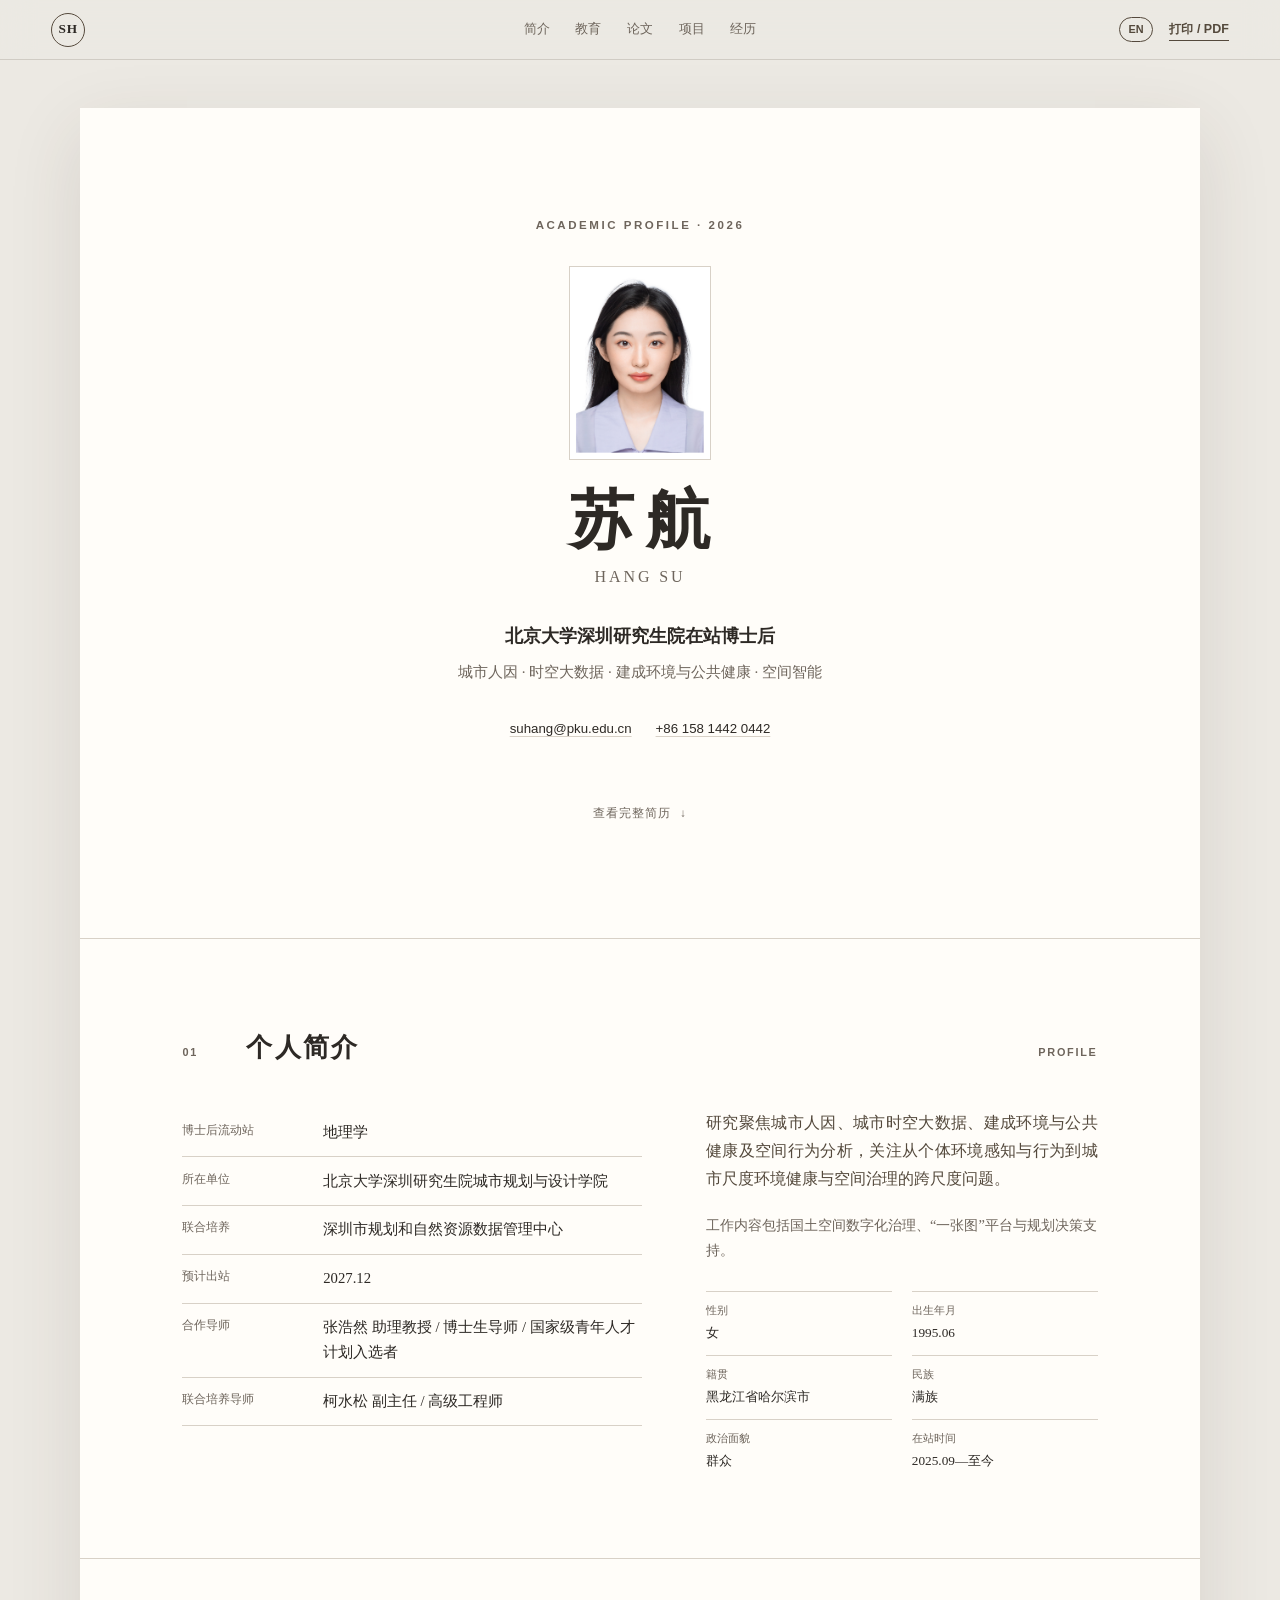
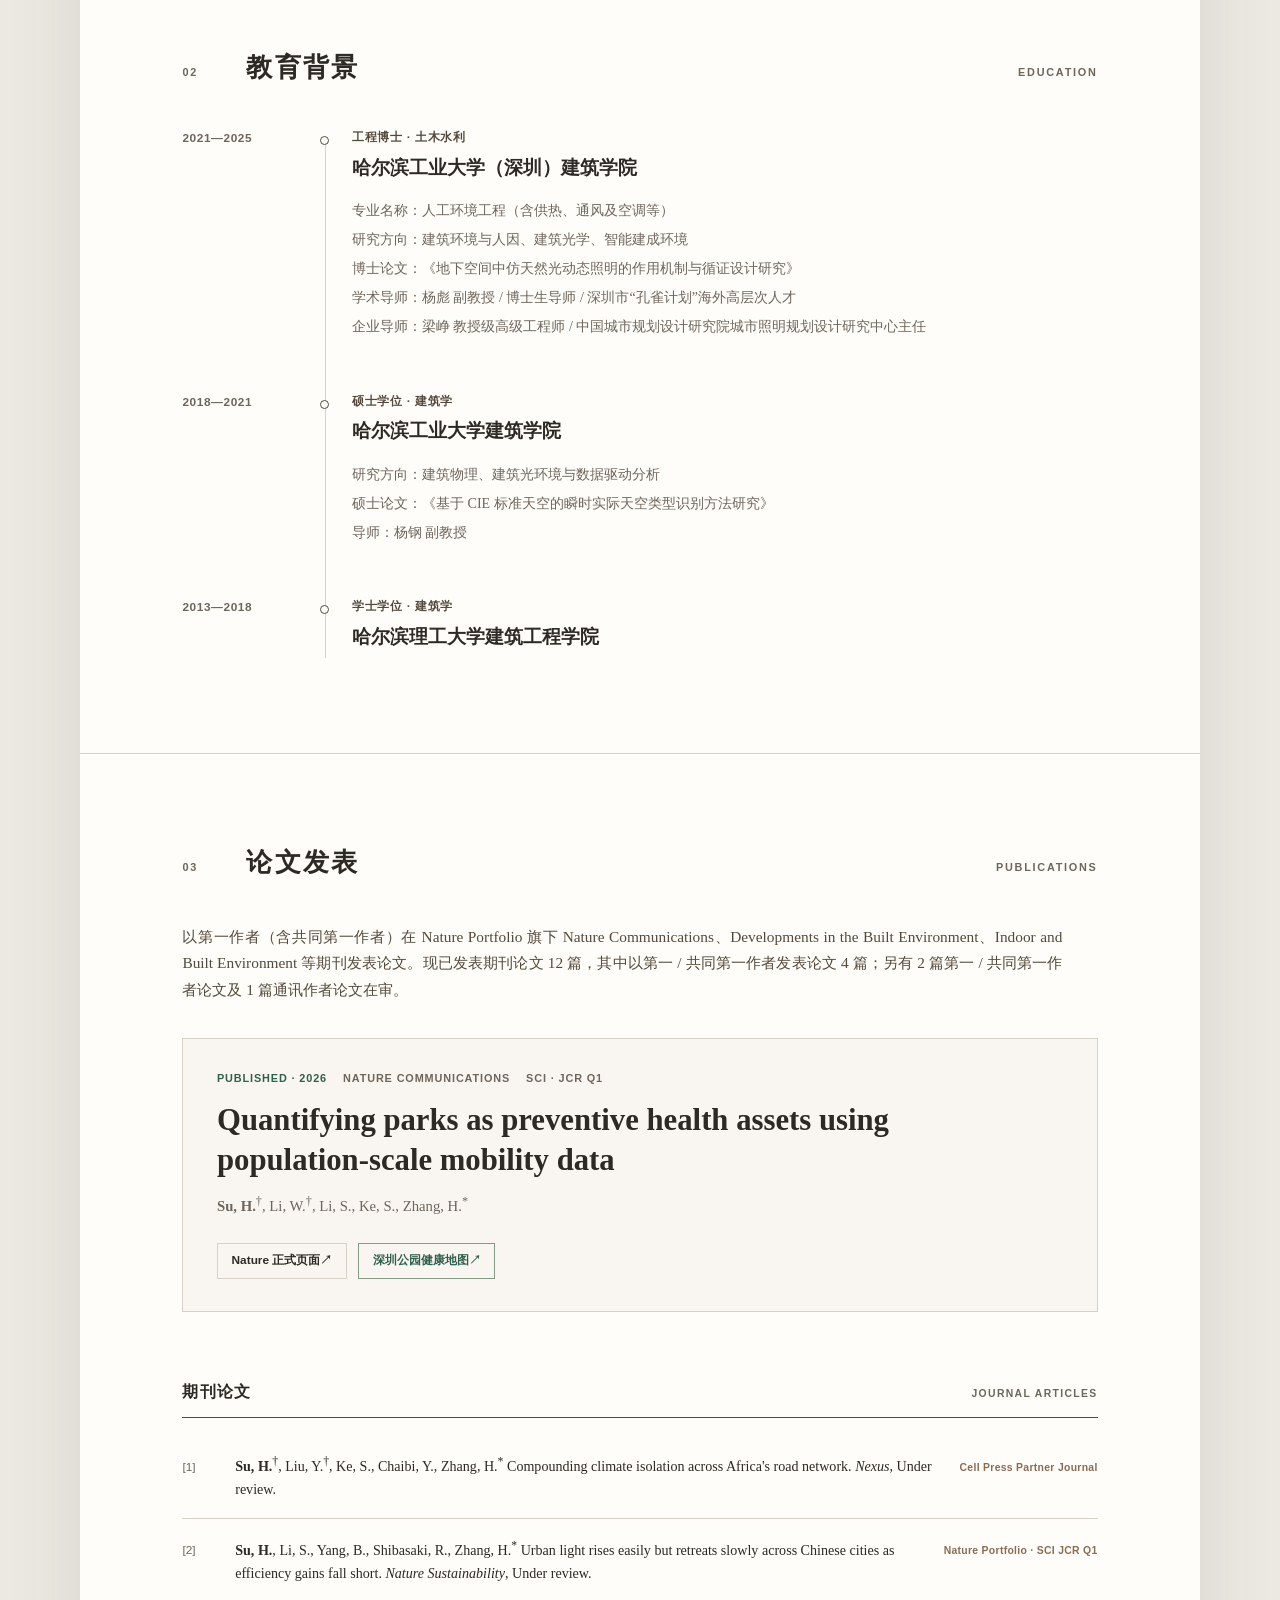
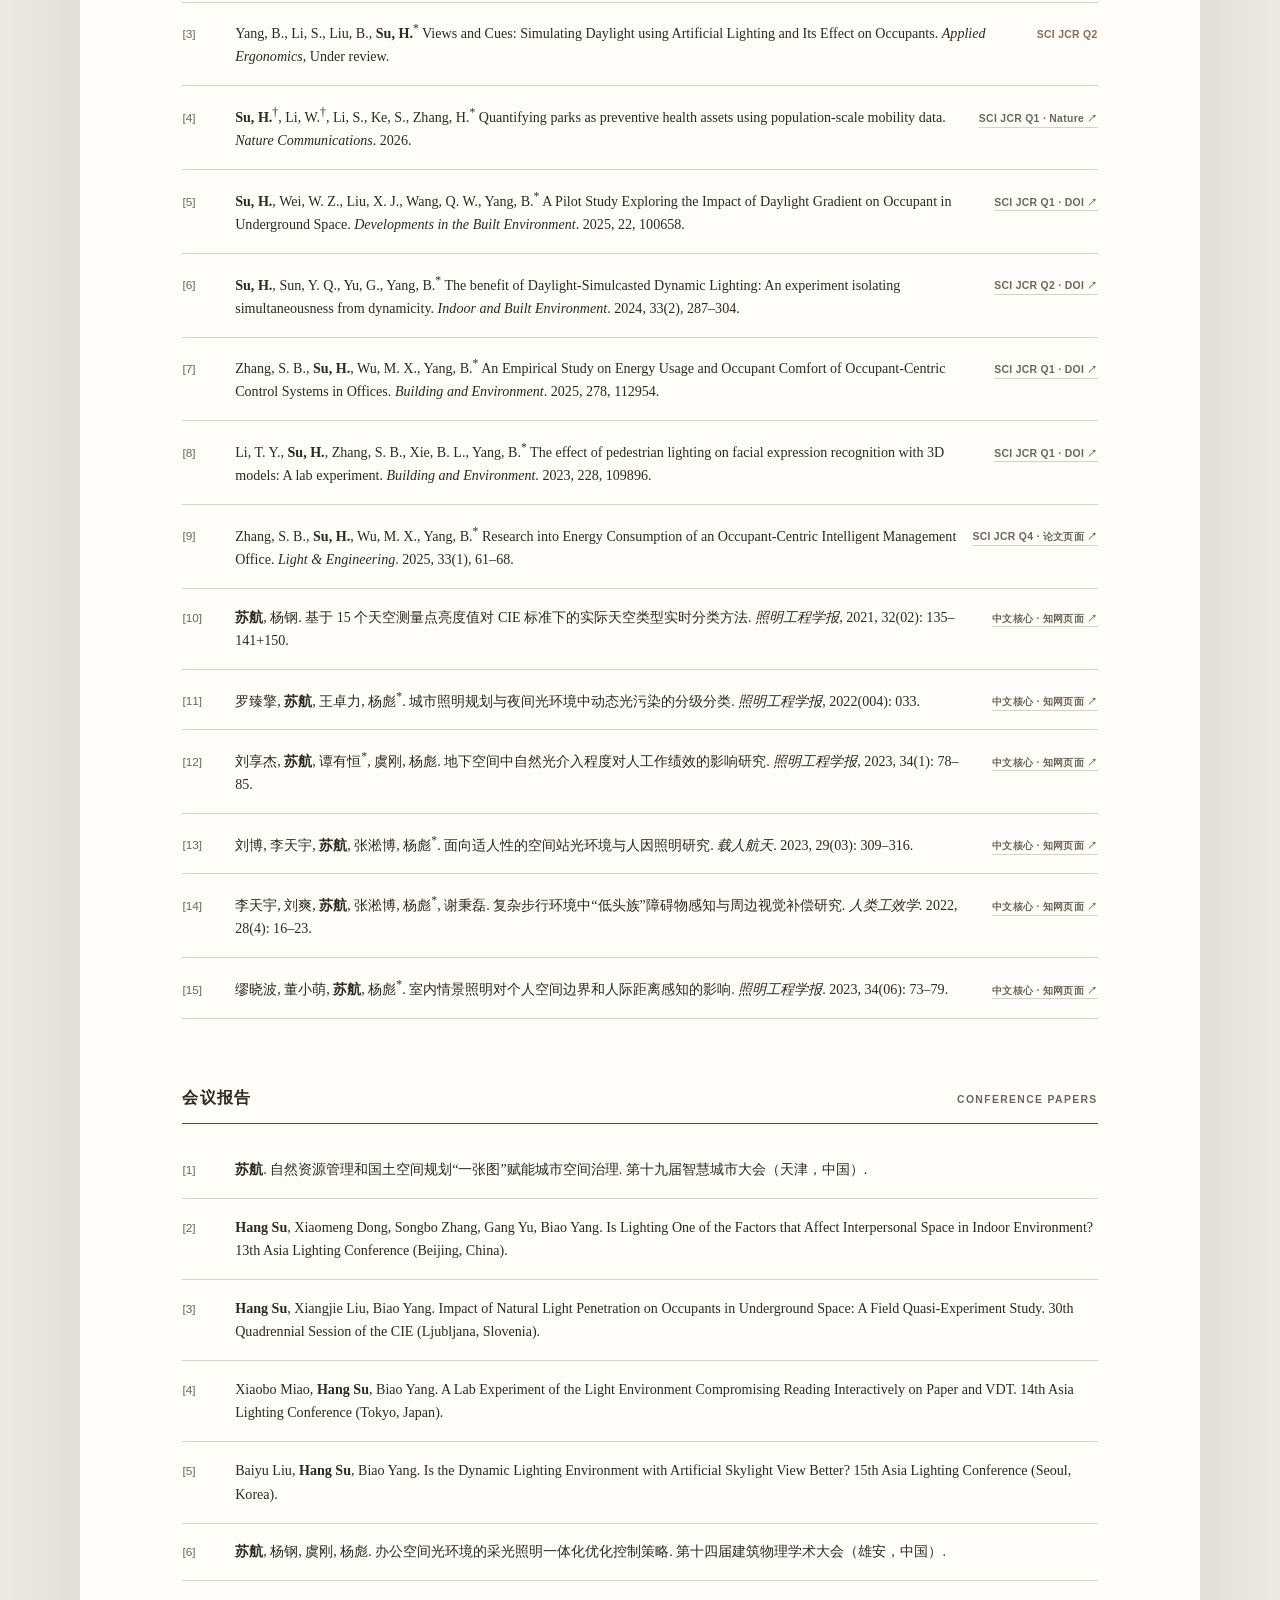
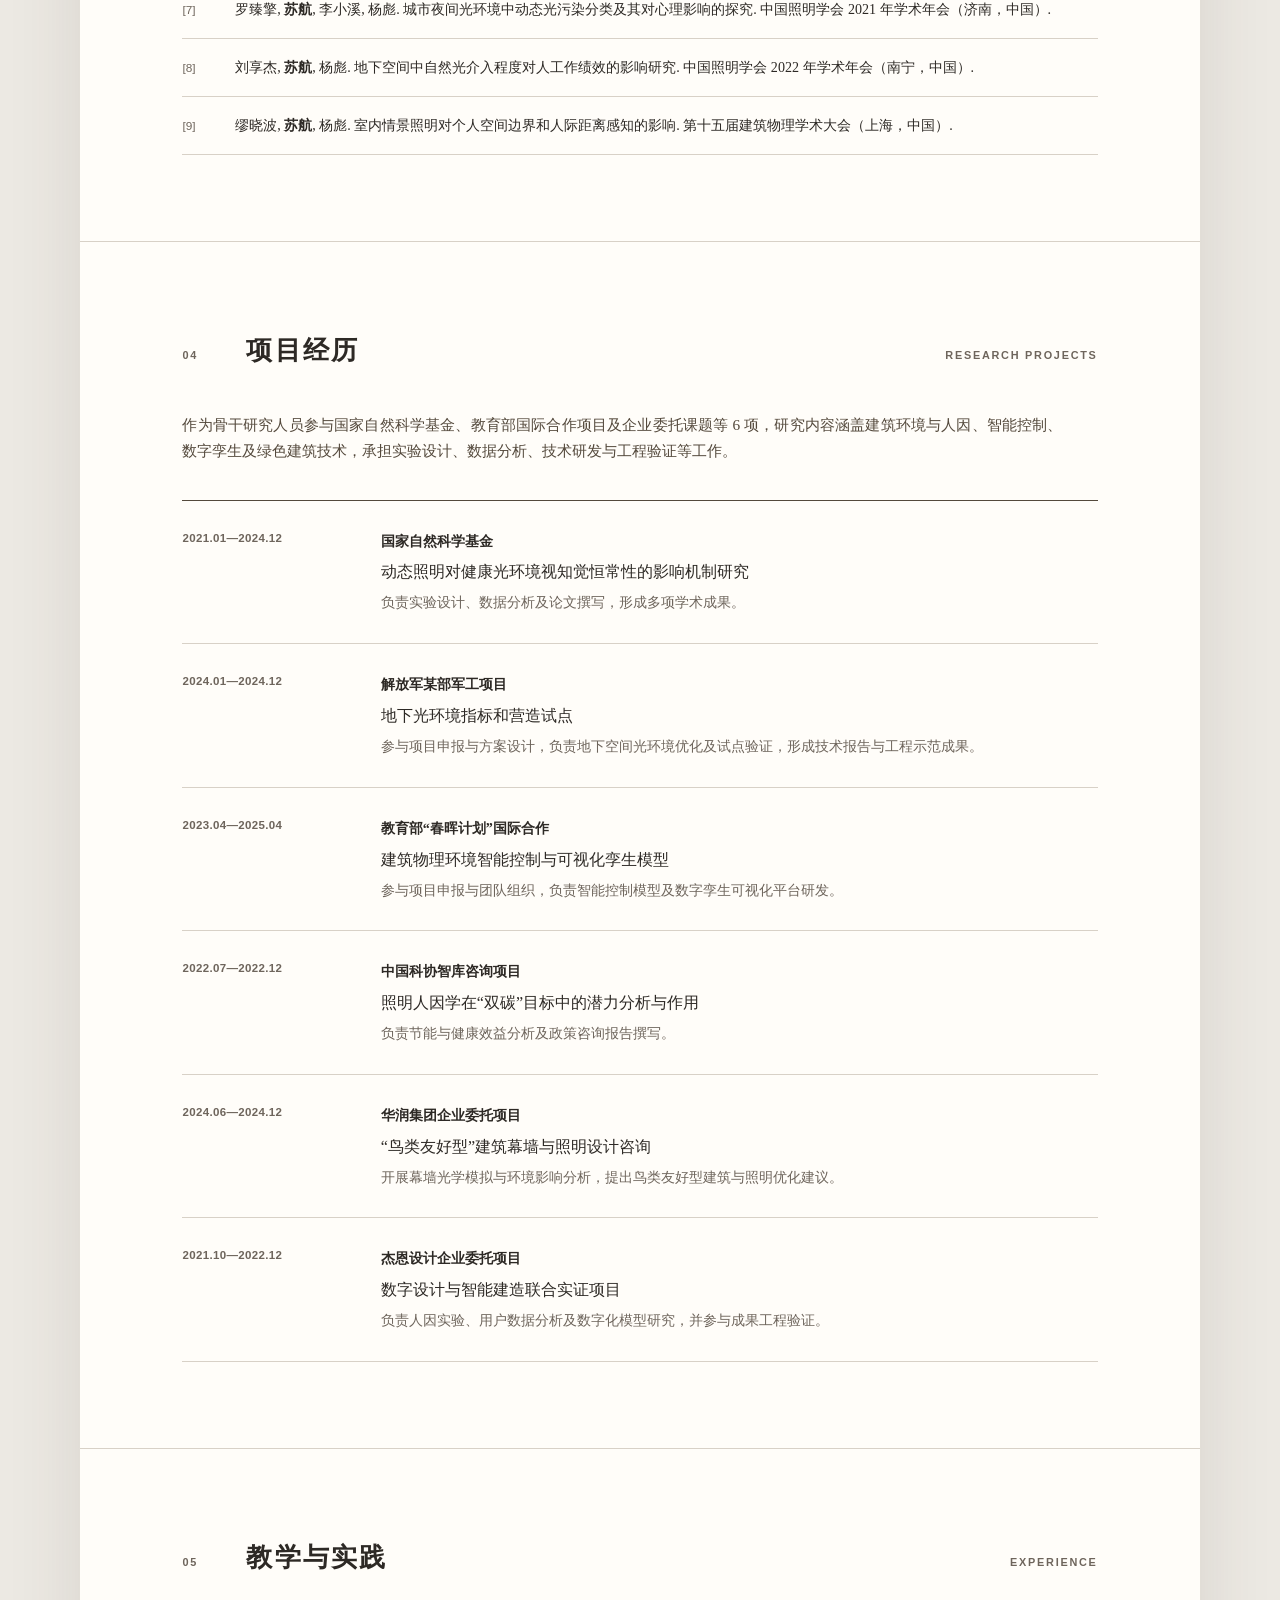
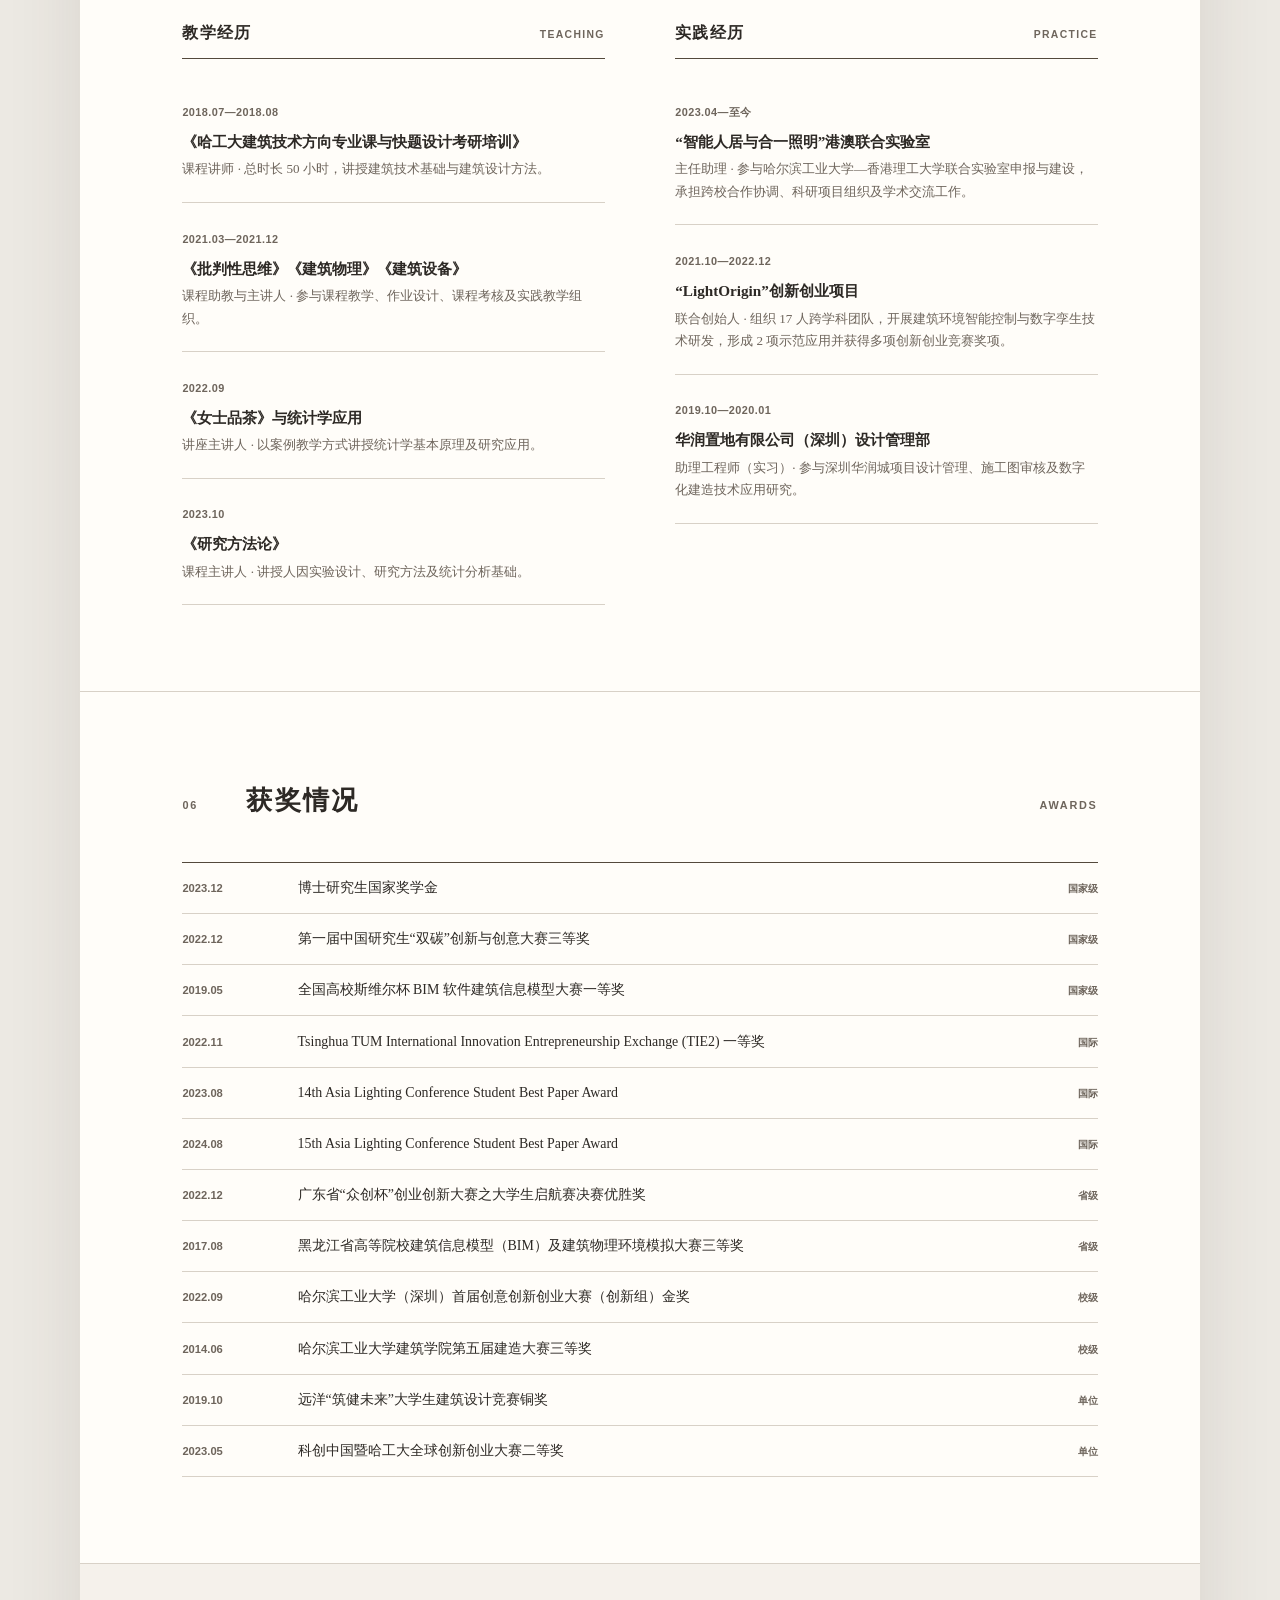
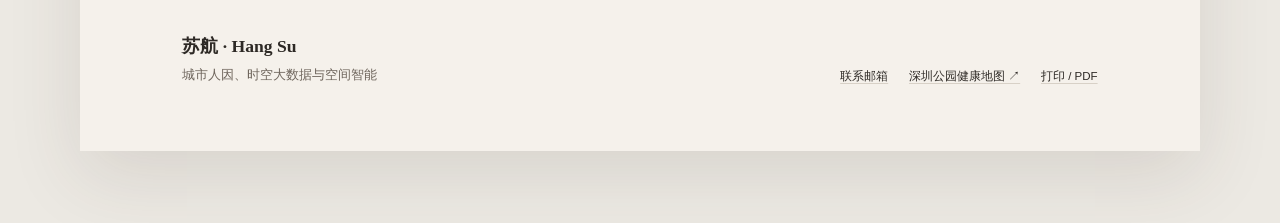
<file: index.html>
<!doctype html>
<html lang="zh-CN">
  <head>
    <meta charset="UTF-8" />
    <meta name="viewport" content="width=device-width, initial-scale=1" />
    <meta name="description" content="苏航的学术个人主页，研究方向包括城市人因、时空大数据、建成环境与公共健康、空间行为分析。" />
    <meta name="theme-color" content="#54493c" />
    <meta property="og:type" content="profile" />
    <meta property="og:url" content="https://suh-studio.github.io/suhang-academic-profile/" />
    <meta property="og:title" content="苏航 · 学术个人主页" />
    <meta property="og:description" content="城市人因 · 时空大数据 · 建成环境与公共健康 · 空间智能" />
    <meta property="og:image" content="https://suh-studio.github.io/suhang-academic-profile/og.png" />
    <meta name="twitter:card" content="summary_large_image" />
    <meta name="twitter:title" content="苏航 · 学术个人主页" />
    <meta name="twitter:description" content="城市人因 · 时空大数据 · 建成环境与公共健康 · 空间智能" />
    <meta name="twitter:image" content="https://suh-studio.github.io/suhang-academic-profile/og.png" />
    <title>苏航 · 学术个人主页</title>
    <link rel="icon" href="avatar.jpg" />
    <link rel="alternate" hreflang="zh-CN" href="index.html" />
    <link rel="alternate" hreflang="en" href="en.html" />
    <link rel="stylesheet" href="styles.css" />
  </head>
  <body>
    <a class="skip-link" href="#main-content">跳至主要内容</a>

    <header class="site-header" aria-label="网站导航">
      <a class="wordmark" href="#top" aria-label="返回首页">SH</a>
      <nav class="top-nav" aria-label="主要导航">
        <a href="#profile">简介</a>
        <a href="#education">教育</a>
        <a href="#publications">论文</a>
        <a href="#projects">项目</a>
        <a href="#experience">经历</a>
      </nav>
      <div class="header-actions">
        <a class="language-switch" href="en.html" lang="en" hreflang="en" aria-label="Switch to English">EN</a>
        <button class="print-button" type="button" data-print>打印 / PDF</button>
      </div>
    </header>

    <main class="resume" id="main-content">
      <section class="hero" id="top" aria-labelledby="name">
        <p class="eyebrow">Academic Profile · 2026</p>
        <img class="portrait" src="avatar.jpg" alt="苏航证件照" width="659" height="899" />
        <h1 id="name">苏航</h1>
        <p class="english-name">Hang Su</p>
        <p class="role">北京大学深圳研究生院在站博士后</p>
        <p class="research-line">城市人因 · 时空大数据 · 建成环境与公共健康 · 空间智能</p>
        <div class="contact-row" aria-label="联系方式">
          <a href="mailto:suhang@pku.edu.cn">suhang@pku.edu.cn</a>
          <a href="tel:+8615814420442">+86 158 1442 0442</a>
        </div>
        <a class="scroll-cue" href="#profile">查看完整简历 <span aria-hidden="true">↓</span></a>
      </section>

      <section class="resume-section" id="profile" aria-labelledby="profile-title">
        <div class="section-heading">
          <p>01</p>
          <h2 id="profile-title">个人简介</h2>
          <span>Profile</span>
        </div>
        <div class="profile-grid">
          <dl class="facts">
            <div><dt>博士后流动站</dt><dd>地理学</dd></div>
            <div><dt>所在单位</dt><dd>北京大学深圳研究生院城市规划与设计学院</dd></div>
            <div><dt>联合培养</dt><dd>深圳市规划和自然资源数据管理中心</dd></div>
            <div><dt>预计出站</dt><dd>2027.12</dd></div>
            <div><dt>合作导师</dt><dd>张浩然 助理教授 / 博士生导师 / 国家级青年人才计划入选者</dd></div>
            <div><dt>联合培养导师</dt><dd>柯水松 副主任 / 高级工程师</dd></div>
          </dl>
          <div class="profile-copy">
            <p class="lead-copy">研究聚焦城市人因、城市时空大数据、建成环境与公共健康及空间行为分析，关注从个体环境感知与行为到城市尺度环境健康与空间治理的跨尺度问题。</p>
            <p>工作内容包括国土空间数字化治理、“一张图”平台与规划决策支持。</p>
            <dl class="personal-facts" aria-label="基本信息">
              <div><dt>性别</dt><dd>女</dd></div>
              <div><dt>出生年月</dt><dd>1995.06</dd></div>
              <div><dt>籍贯</dt><dd>黑龙江省哈尔滨市</dd></div>
              <div><dt>民族</dt><dd>满族</dd></div>
              <div><dt>政治面貌</dt><dd>群众</dd></div>
              <div><dt>在站时间</dt><dd>2025.09—至今</dd></div>
            </dl>
          </div>
        </div>
      </section>

      <section class="resume-section" id="education" aria-labelledby="education-title">
        <div class="section-heading">
          <p>02</p>
          <h2 id="education-title">教育背景</h2>
          <span>Education</span>
        </div>
        <div class="timeline">
          <article class="timeline-item">
            <time>2021—2025</time>
            <div>
              <p class="degree">工程博士 · 土木水利</p>
              <h3>哈尔滨工业大学（深圳）建筑学院</h3>
              <p>专业名称：人工环境工程（含供热、通风及空调等）</p>
              <p>研究方向：建筑环境与人因、建筑光学、智能建成环境</p>
              <p>博士论文：《地下空间中仿天然光动态照明的作用机制与循证设计研究》</p>
              <p>学术导师：杨彪 副教授 / 博士生导师 / 深圳市“孔雀计划”海外高层次人才</p>
              <p>企业导师：梁峥 教授级高级工程师 / 中国城市规划设计研究院城市照明规划设计研究中心主任</p>
            </div>
          </article>
          <article class="timeline-item">
            <time>2018—2021</time>
            <div>
              <p class="degree">硕士学位 · 建筑学</p>
              <h3>哈尔滨工业大学建筑学院</h3>
              <p>研究方向：建筑物理、建筑光环境与数据驱动分析</p>
              <p>硕士论文：《基于 CIE 标准天空的瞬时实际天空类型识别方法研究》</p>
              <p>导师：杨钢 副教授</p>
            </div>
          </article>
          <article class="timeline-item">
            <time>2013—2018</time>
            <div>
              <p class="degree">学士学位 · 建筑学</p>
              <h3>哈尔滨理工大学建筑工程学院</h3>
            </div>
          </article>
        </div>
      </section>

      <section class="resume-section featured-section" id="publications" aria-labelledby="publications-title">
        <div class="section-heading">
          <p>03</p>
          <h2 id="publications-title">论文发表</h2>
          <span>Publications</span>
        </div>
        <p class="section-intro">以第一作者（含共同第一作者）在 Nature Portfolio 旗下 Nature Communications、Developments in the Built Environment、Indoor and Built Environment 等期刊发表论文。现已发表期刊论文 12 篇，其中以第一 / 共同第一作者发表论文 4 篇；另有 2 篇第一 / 共同第一作者论文及 1 篇通讯作者论文在审。</p>

        <article class="featured-paper">
          <div class="paper-meta">
            <span class="status">Published · 2026</span>
            <span>Nature Communications</span>
            <span>SCI · JCR Q1</span>
          </div>
          <h3>Quantifying parks as preventive health assets using population-scale mobility data</h3>
          <p><strong>Su, H.</strong><sup>†</sup>, Li, W.<sup>†</sup>, Li, S., Ke, S., Zhang, H.<sup>*</sup></p>
          <div class="paper-links">
            <a class="paper-link" href="https://www.nature.com/articles/s41467-026-78106-7" target="_blank" rel="noopener noreferrer" aria-label="打开 Nature Communications 论文正式页面">Nature 正式页面 <span aria-hidden="true">↗</span></a>
            <a class="paper-link tool-link" href="https://shenzhen-parks-health-map.sh642167141.chatgpt.site/?v=16" target="_blank" rel="noreferrer">深圳公园健康地图 <span aria-hidden="true">↗</span></a>
          </div>
        </article>

        <div class="subsection-heading">
          <h3>期刊论文</h3>
          <span>Journal Articles</span>
        </div>
        <ol class="publication-list">
          <li class="under-review"><p><strong>Su, H.</strong><sup>†</sup>, Liu, Y.<sup>†</sup>, Ke, S., Chaibi, Y., Zhang, H.<sup>*</sup> Compounding climate isolation across Africa's road network. <em>Nexus</em>, Under review.</p><span>Cell Press Partner Journal</span></li>
          <li class="under-review"><p><strong>Su, H.</strong>, Li, S., Yang, B., Shibasaki, R., Zhang, H.<sup>*</sup> Urban light rises easily but retreats slowly across Chinese cities as efficiency gains fall short. <em>Nature Sustainability</em>, Under review.</p><span>Nature Portfolio · SCI JCR Q1</span></li>
          <li class="under-review"><p>Yang, B., Li, S., Liu, B., <strong>Su, H.</strong><sup>*</sup> Views and Cues: Simulating Daylight using Artificial Lighting and Its Effect on Occupants. <em>Applied Ergonomics</em>, Under review.</p><span>SCI JCR Q2</span></li>
          <li><p><strong>Su, H.</strong><sup>†</sup>, Li, W.<sup>†</sup>, Li, S., Ke, S., Zhang, H.<sup>*</sup> Quantifying parks as preventive health assets using population-scale mobility data. <em>Nature Communications</em>. 2026.</p><a href="https://www.nature.com/articles/s41467-026-78106-7" target="_blank" rel="noopener noreferrer" aria-label="打开论文 Quantifying parks as preventive health assets using population-scale mobility data">SCI JCR Q1 · Nature ↗</a></li>
          <li><p><strong>Su, H.</strong>, Wei, W. Z., Liu, X. J., Wang, Q. W., Yang, B.<sup>*</sup> A Pilot Study Exploring the Impact of Daylight Gradient on Occupant in Underground Space. <em>Developments in the Built Environment</em>. 2025, 22, 100658.</p><a href="https://doi.org/10.1016/j.dibe.2025.100658" target="_blank" rel="noreferrer" aria-label="打开论文 A Pilot Study Exploring the Impact of Daylight Gradient on Occupant in Underground Space">SCI JCR Q1 · DOI ↗</a></li>
          <li><p><strong>Su, H.</strong>, Sun, Y. Q., Yu, G., Yang, B.<sup>*</sup> The benefit of Daylight-Simulcasted Dynamic Lighting: An experiment isolating simultaneousness from dynamicity. <em>Indoor and Built Environment</em>. 2024, 33(2), 287–304.</p><a href="https://doi.org/10.1177/1420326X231196218" target="_blank" rel="noreferrer" aria-label="打开论文 The benefit of Daylight-Simulcasted Dynamic Lighting">SCI JCR Q2 · DOI ↗</a></li>
          <li><p>Zhang, S. B., <strong>Su, H.</strong>, Wu, M. X., Yang, B.<sup>*</sup> An Empirical Study on Energy Usage and Occupant Comfort of Occupant-Centric Control Systems in Offices. <em>Building and Environment</em>. 2025, 278, 112954.</p><a href="https://doi.org/10.1016/j.buildenv.2025.112954" target="_blank" rel="noreferrer" aria-label="打开论文 An Empirical Study on Energy Usage and Occupant Comfort of Occupant-Centric Control Systems in Offices">SCI JCR Q1 · DOI ↗</a></li>
          <li><p>Li, T. Y., <strong>Su, H.</strong>, Zhang, S. B., Xie, B. L., Yang, B.<sup>*</sup> The effect of pedestrian lighting on facial expression recognition with 3D models: A lab experiment. <em>Building and Environment</em>. 2023, 228, 109896.</p><a href="https://doi.org/10.1016/j.buildenv.2022.109896" target="_blank" rel="noreferrer" aria-label="打开论文 The effect of pedestrian lighting on facial expression recognition with 3D models">SCI JCR Q1 · DOI ↗</a></li>
          <li><p>Zhang, S. B., <strong>Su, H.</strong>, Wu, M. X., Yang, B.<sup>*</sup> Research into Energy Consumption of an Occupant-Centric Intelligent Management Office. <em>Light &amp; Engineering</em>. 2025, 33(1), 61–68.</p><a href="https://l-e-journal.com/en/journals/light-engineering-33-1-2025/research-into-energy-consumption-of-an-occupant-centric-intelligent-management-office-l-e-vol-33-no-/" target="_blank" rel="noreferrer" aria-label="打开论文 Research into Energy Consumption of an Occupant-Centric Intelligent Management Office">SCI JCR Q4 · 论文页面 ↗</a></li>
          <li><p><strong>苏航</strong>, 杨钢. 基于 15 个天空测量点亮度值对 CIE 标准下的实际天空类型实时分类方法. <em>照明工程学报</em>, 2021, 32(02): 135–141+150.</p><a href="https://kns.cnki.net/kcms2/article/abstract?v=VNVtbp4NFXfurnIne7423H5OI9zQAic59F0bE7IqO9NA9csRr6Xll3vAv16Bi0kbunoqWrvvGq1AOeaiAF52XcqZBQmWZb44pz3RwEy-35OFzFbTqtSgRL8VNaGqtA_H2kGLTipWjhd4Tt7ALUxBxCAcvwdeYyjddX-g5DX4a2Af0SNrqcgfAg==" target="_blank" rel="noopener noreferrer">中文核心 · 知网页面 ↗</a></li>
          <li><p>罗臻擎, <strong>苏航</strong>, 王卓力, 杨彪<sup>*</sup>. 城市照明规划与夜间光环境中动态光污染的分级分类. <em>照明工程学报</em>, 2022(004): 033.</p><a href="https://kns.cnki.net/kcms2/article/abstract?v=VNVtbp4NFXfr4fOHbGXUE-zMTnL0_PGDNChBV9jMn8muOqkfnbLgGOPl9nMyND7-KItYrgikcuiXmASmdh1VCzzIGfV5udUpENhQzuCAvT_OvL6wODGk3peEpRyp6F2O1rJnAb_CfVIKn89CzNS6eJ0ND_NC-rfvuBu7awD9iuJ7q1yUCKlgsw==" target="_blank" rel="noopener noreferrer">中文核心 · 知网页面 ↗</a></li>
          <li><p>刘享杰, <strong>苏航</strong>, 谭有恒<sup>*</sup>, 虞刚, 杨彪. 地下空间中自然光介入程度对人工作绩效的影响研究. <em>照明工程学报</em>, 2023, 34(1): 78–85.</p><a href="https://kns.cnki.net/kcms2/article/abstract?v=VNVtbp4NFXdrKNBfHUB5RJ08Do35OtJjjSDA8GTxW3Bx6Ewfqty0XTMDSON48NGnFdRqpDKlVfLhesOGyZJSZKVqVGPB9UxqLaPVUkh67G2-yn4ySIi5BBEPpfl9C0Damz4sgrWhmB7JpnoWtqR9yK__POyPr_0sgxgET6HqZJWVPHpG9106qA==" target="_blank" rel="noopener noreferrer">中文核心 · 知网页面 ↗</a></li>
          <li><p>刘博, 李天宇, <strong>苏航</strong>, 张淞博, 杨彪<sup>*</sup>. 面向适人性的空间站光环境与人因照明研究. <em>载人航天</em>. 2023, 29(03): 309–316.</p><a href="https://kns.cnki.net/kcms2/article/abstract?v=VNVtbp4NFXdN-BiWEH7d4cWfCyIo13e9hZaFNYcULD6Hwx84VYsOGtUBELNZNqeK5ECfXvFIZxI5bja6GFCSQkgMBltUpHrdMcjd09xSrSeg-II0pQIC5aOef40Xul3hdv1RCYLafZZus8PBHS0lmw8jIMKecJx97JRtjBJ8JCas0TB2L5arTg==" target="_blank" rel="noopener noreferrer">中文核心 · 知网页面 ↗</a></li>
          <li><p>李天宇, 刘爽, <strong>苏航</strong>, 张淞博, 杨彪<sup>*</sup>, 谢秉磊. 复杂步行环境中“低头族”障碍物感知与周边视觉补偿研究. <em>人类工效学</em>. 2022, 28(4): 16–23.</p><a href="https://kns.cnki.net/kcms2/article/abstract?v=VNVtbp4NFXfmydnyLj5IcsSSqhGi1QIcYWcb0F1O-6-qXykd2ZlcVRjNHTEtUVWp1l-FF8xeMB0_hou8rLTT-AyG5hA3yDfKB_SM4vTWkcg_5OTxnJ4LAqpLGNp8nEJ7Mac9sP4C_Eeqgge1KsqD5U83IwOxzTxA5jOmnRq8mWShq4iDnO2tYQ==" target="_blank" rel="noopener noreferrer">中文核心 · 知网页面 ↗</a></li>
          <li><p>缪晓波, 董小萌, <strong>苏航</strong>, 杨彪<sup>*</sup>. 室内情景照明对个人空间边界和人际距离感知的影响. <em>照明工程学报</em>. 2023, 34(06): 73–79.</p><a href="https://kns.cnki.net/kcms2/article/abstract?v=VNVtbp4NFXf3hC8ZVsqSzTwZswxgdEh5EsIYyjipLEKesmQN6jOApqXuOxR2EsY09nNX4BzGL44guPXQIx3kdn-ncbWDe698e96osIXWZhXPGfpPKLQ4UQTEPQO798B_issTKfvc6l2QGhTRR6YbQtMwcrQ8Z5yiG2QOP7fLPI-JTDC2T3HDqw==" target="_blank" rel="noopener noreferrer">中文核心 · 知网页面 ↗</a></li>
        </ol>

        <div class="subsection-heading">
          <h3>会议报告</h3>
          <span>Conference Papers</span>
        </div>
        <ol class="publication-list compact-list">
          <li><p><strong>苏航</strong>. 自然资源管理和国土空间规划“一张图”赋能城市空间治理. 第十九届智慧城市大会（天津，中国）.</p></li>
          <li><p><strong>Hang Su</strong>, Xiaomeng Dong, Songbo Zhang, Gang Yu, Biao Yang. Is Lighting One of the Factors that Affect Interpersonal Space in Indoor Environment? 13th Asia Lighting Conference (Beijing, China).</p></li>
          <li><p><strong>Hang Su</strong>, Xiangjie Liu, Biao Yang. Impact of Natural Light Penetration on Occupants in Underground Space: A Field Quasi-Experiment Study. 30th Quadrennial Session of the CIE (Ljubljana, Slovenia).</p></li>
          <li><p>Xiaobo Miao, <strong>Hang Su</strong>, Biao Yang. A Lab Experiment of the Light Environment Compromising Reading Interactively on Paper and VDT. 14th Asia Lighting Conference (Tokyo, Japan).</p></li>
          <li><p>Baiyu Liu, <strong>Hang Su</strong>, Biao Yang. Is the Dynamic Lighting Environment with Artificial Skylight View Better? 15th Asia Lighting Conference (Seoul, Korea).</p></li>
          <li><p><strong>苏航</strong>, 杨钢, 虞刚, 杨彪. 办公空间光环境的采光照明一体化优化控制策略. 第十四届建筑物理学术大会（雄安，中国）.</p></li>
          <li><p>罗臻擎, <strong>苏航</strong>, 李小溪, 杨彪. 城市夜间光环境中动态光污染分类及其对心理影响的探究. 中国照明学会 2021 年学术年会（济南，中国）.</p></li>
          <li><p>刘享杰, <strong>苏航</strong>, 杨彪. 地下空间中自然光介入程度对人工作绩效的影响研究. 中国照明学会 2022 年学术年会（南宁，中国）.</p></li>
          <li><p>缪晓波, <strong>苏航</strong>, 杨彪. 室内情景照明对个人空间边界和人际距离感知的影响. 第十五届建筑物理学术大会（上海，中国）.</p></li>
        </ol>
      </section>

      <section class="resume-section" id="projects" aria-labelledby="projects-title">
        <div class="section-heading">
          <p>04</p>
          <h2 id="projects-title">项目经历</h2>
          <span>Research Projects</span>
        </div>
        <p class="section-intro">作为骨干研究人员参与国家自然科学基金、教育部国际合作项目及企业委托课题等 6 项，研究内容涵盖建筑环境与人因、智能控制、数字孪生及绿色建筑技术，承担实验设计、数据分析、技术研发与工程验证等工作。</p>
        <div class="project-list">
          <article><time>2021.01—2024.12</time><div><h3>国家自然科学基金</h3><p class="project-name">动态照明对健康光环境视知觉恒常性的影响机制研究</p><p>负责实验设计、数据分析及论文撰写，形成多项学术成果。</p></div></article>
          <article><time>2024.01—2024.12</time><div><h3>解放军某部军工项目</h3><p class="project-name">地下光环境指标和营造试点</p><p>参与项目申报与方案设计，负责地下空间光环境优化及试点验证，形成技术报告与工程示范成果。</p></div></article>
          <article><time>2023.04—2025.04</time><div><h3>教育部“春晖计划”国际合作</h3><p class="project-name">建筑物理环境智能控制与可视化孪生模型</p><p>参与项目申报与团队组织，负责智能控制模型及数字孪生可视化平台研发。</p></div></article>
          <article><time>2022.07—2022.12</time><div><h3>中国科协智库咨询项目</h3><p class="project-name">照明人因学在“双碳”目标中的潜力分析与作用</p><p>负责节能与健康效益分析及政策咨询报告撰写。</p></div></article>
          <article><time>2024.06—2024.12</time><div><h3>华润集团企业委托项目</h3><p class="project-name">“鸟类友好型”建筑幕墙与照明设计咨询</p><p>开展幕墙光学模拟与环境影响分析，提出鸟类友好型建筑与照明优化建议。</p></div></article>
          <article><time>2021.10—2022.12</time><div><h3>杰恩设计企业委托项目</h3><p class="project-name">数字设计与智能建造联合实证项目</p><p>负责人因实验、用户数据分析及数字化模型研究，并参与成果工程验证。</p></div></article>
        </div>
      </section>

      <section class="resume-section" id="experience" aria-labelledby="experience-title">
        <div class="section-heading">
          <p>05</p>
          <h2 id="experience-title">教学与实践</h2>
          <span>Experience</span>
        </div>
        <div class="dual-column">
          <div>
            <div class="subsection-heading first-heading"><h3>教学经历</h3><span>Teaching</span></div>
            <div class="experience-list">
              <article><time>2018.07—2018.08</time><h4>《哈工大建筑技术方向专业课与快题设计考研培训》</h4><p>课程讲师 · 总时长 50 小时，讲授建筑技术基础与建筑设计方法。</p></article>
              <article><time>2021.03—2021.12</time><h4>《批判性思维》《建筑物理》《建筑设备》</h4><p>课程助教与主讲人 · 参与课程教学、作业设计、课程考核及实践教学组织。</p></article>
              <article><time>2022.09</time><h4>《女士品茶》与统计学应用</h4><p>讲座主讲人 · 以案例教学方式讲授统计学基本原理及研究应用。</p></article>
              <article><time>2023.10</time><h4>《研究方法论》</h4><p>课程主讲人 · 讲授人因实验设计、研究方法及统计分析基础。</p></article>
            </div>
          </div>
          <div>
            <div class="subsection-heading first-heading"><h3>实践经历</h3><span>Practice</span></div>
            <div class="experience-list">
              <article><time>2023.04—至今</time><h4>“智能人居与合一照明”港澳联合实验室</h4><p>主任助理 · 参与哈尔滨工业大学—香港理工大学联合实验室申报与建设，承担跨校合作协调、科研项目组织及学术交流工作。</p></article>
              <article><time>2021.10—2022.12</time><h4>“LightOrigin”创新创业项目</h4><p>联合创始人 · 组织 17 人跨学科团队，开展建筑环境智能控制与数字孪生技术研发，形成 2 项示范应用并获得多项创新创业竞赛奖项。</p></article>
              <article><time>2019.10—2020.01</time><h4>华润置地有限公司（深圳）设计管理部</h4><p>助理工程师（实习）· 参与深圳华润城项目设计管理、施工图审核及数字化建造技术应用研究。</p></article>
            </div>
          </div>
        </div>
      </section>

      <section class="resume-section" id="awards" aria-labelledby="awards-title">
        <div class="section-heading">
          <p>06</p>
          <h2 id="awards-title">获奖情况</h2>
          <span>Awards</span>
        </div>
        <ol class="awards-list">
          <li><time>2023.12</time><p>博士研究生国家奖学金</p><span>国家级</span></li>
          <li><time>2022.12</time><p>第一届中国研究生“双碳”创新与创意大赛三等奖</p><span>国家级</span></li>
          <li><time>2019.05</time><p>全国高校斯维尔杯 BIM 软件建筑信息模型大赛一等奖</p><span>国家级</span></li>
          <li><time>2022.11</time><p>Tsinghua TUM International Innovation Entrepreneurship Exchange (TIE2) 一等奖</p><span>国际</span></li>
          <li><time>2023.08</time><p>14th Asia Lighting Conference Student Best Paper Award</p><span>国际</span></li>
          <li><time>2024.08</time><p>15th Asia Lighting Conference Student Best Paper Award</p><span>国际</span></li>
          <li><time>2022.12</time><p>广东省“众创杯”创业创新大赛之大学生启航赛决赛优胜奖</p><span>省级</span></li>
          <li><time>2017.08</time><p>黑龙江省高等院校建筑信息模型（BIM）及建筑物理环境模拟大赛三等奖</p><span>省级</span></li>
          <li><time>2022.09</time><p>哈尔滨工业大学（深圳）首届创意创新创业大赛（创新组）金奖</p><span>校级</span></li>
          <li><time>2014.06</time><p>哈尔滨工业大学建筑学院第五届建造大赛三等奖</p><span>校级</span></li>
          <li><time>2019.10</time><p>远洋“筑健未来”大学生建筑设计竞赛铜奖</p><span>单位</span></li>
          <li><time>2023.05</time><p>科创中国暨哈工大全球创新创业大赛二等奖</p><span>单位</span></li>
        </ol>
      </section>

      <footer class="resume-footer">
        <div>
          <p class="footer-name">苏航 · Hang Su</p>
          <p>城市人因、时空大数据与空间智能</p>
        </div>
        <div class="footer-links">
          <a href="mailto:suhang@pku.edu.cn">联系邮箱</a>
          <a href="https://shenzhen-parks-health-map.sh642167141.chatgpt.site/?v=16" target="_blank" rel="noreferrer">深圳公园健康地图 ↗</a>
          <button type="button" data-print>打印 / PDF</button>
        </div>
      </footer>
    </main>

    <script>
      document.querySelectorAll("[data-print]").forEach((button) => {
        button.addEventListener("click", () => window.print());
      });
    </script>
  </body>
</html>
</file>
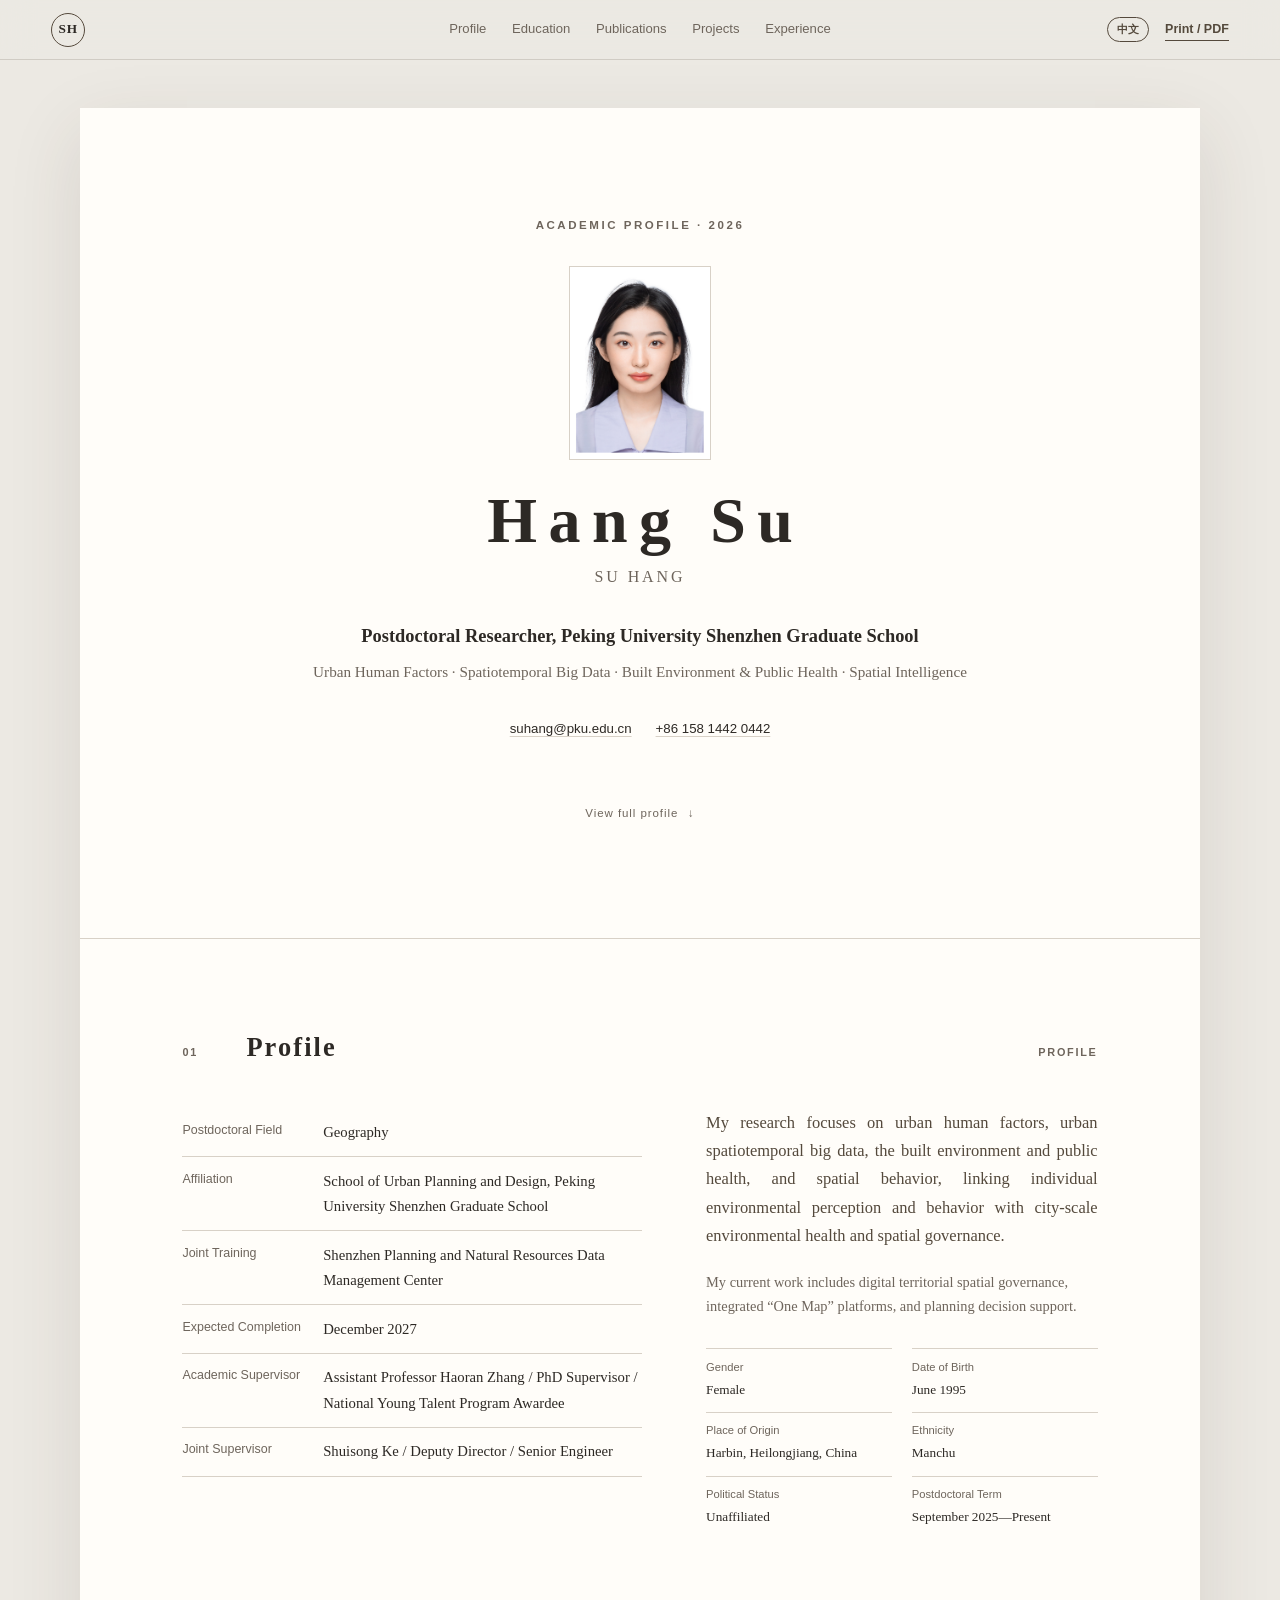
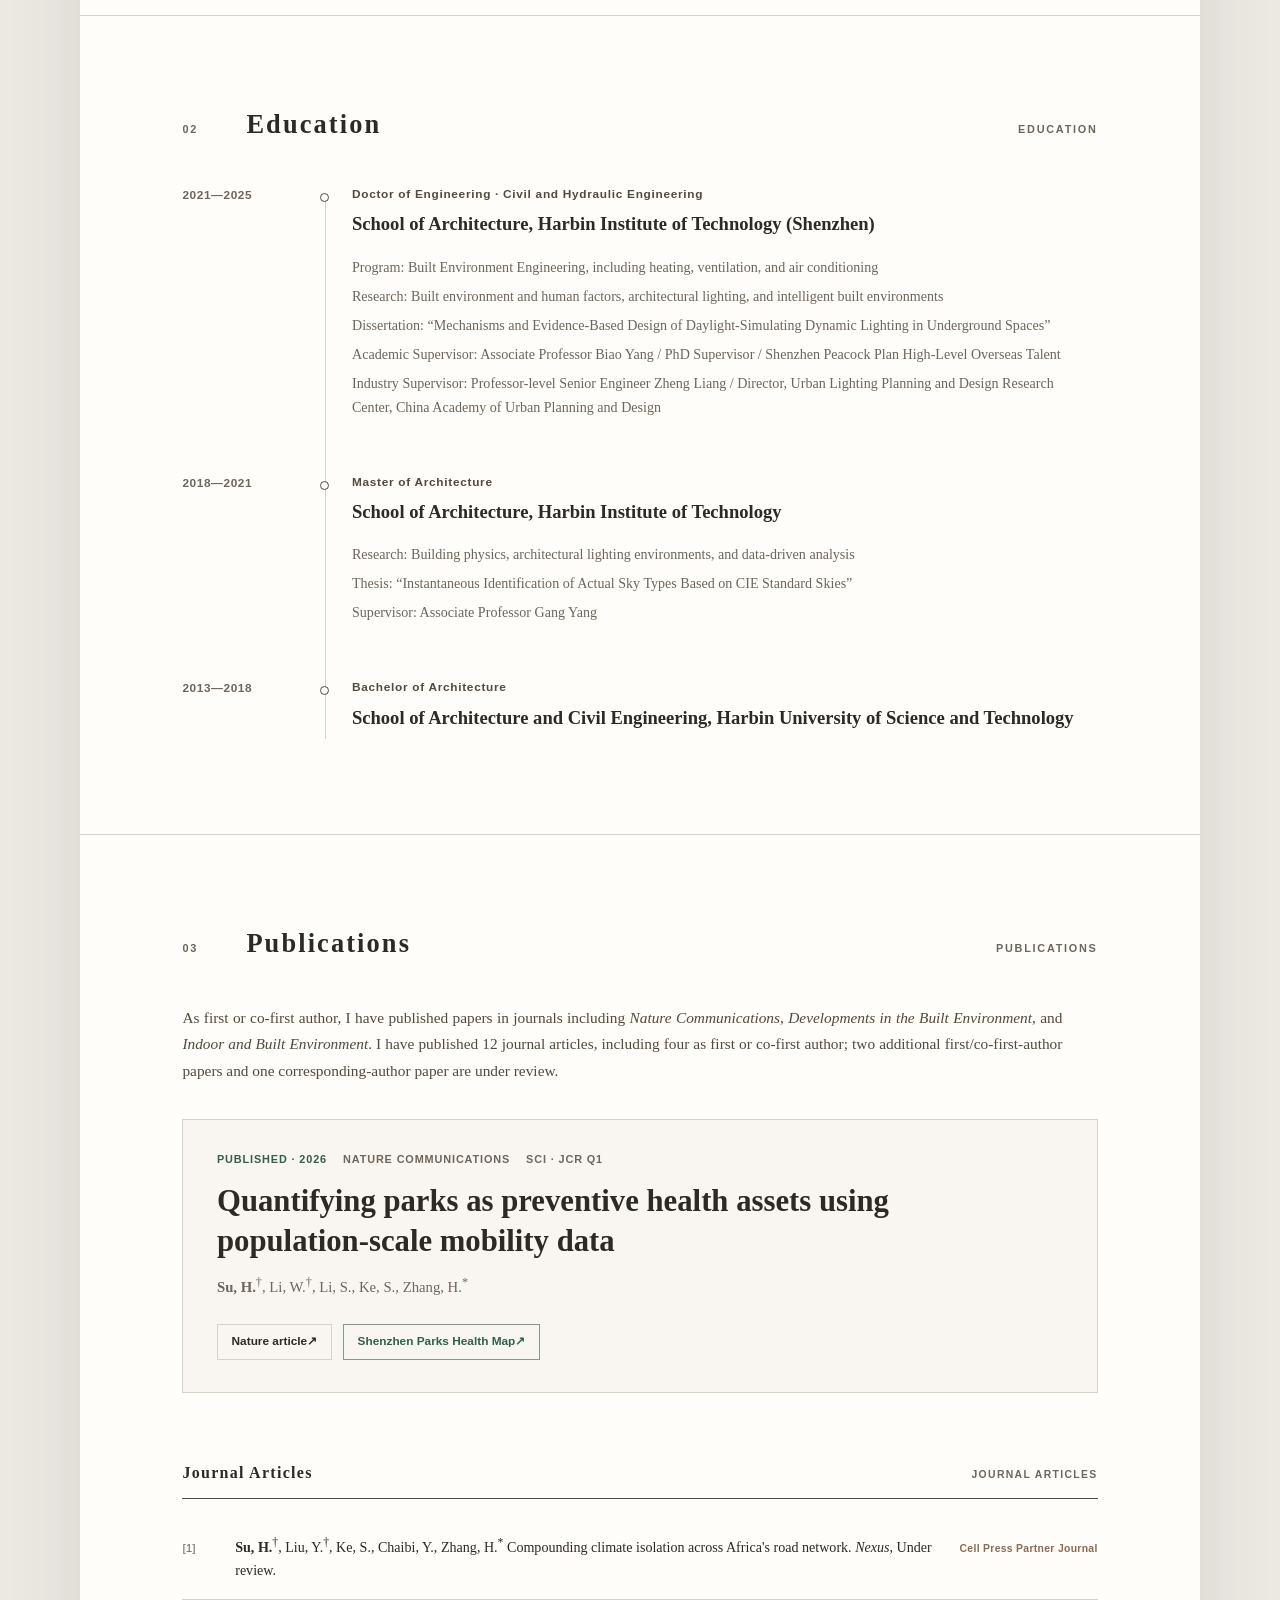
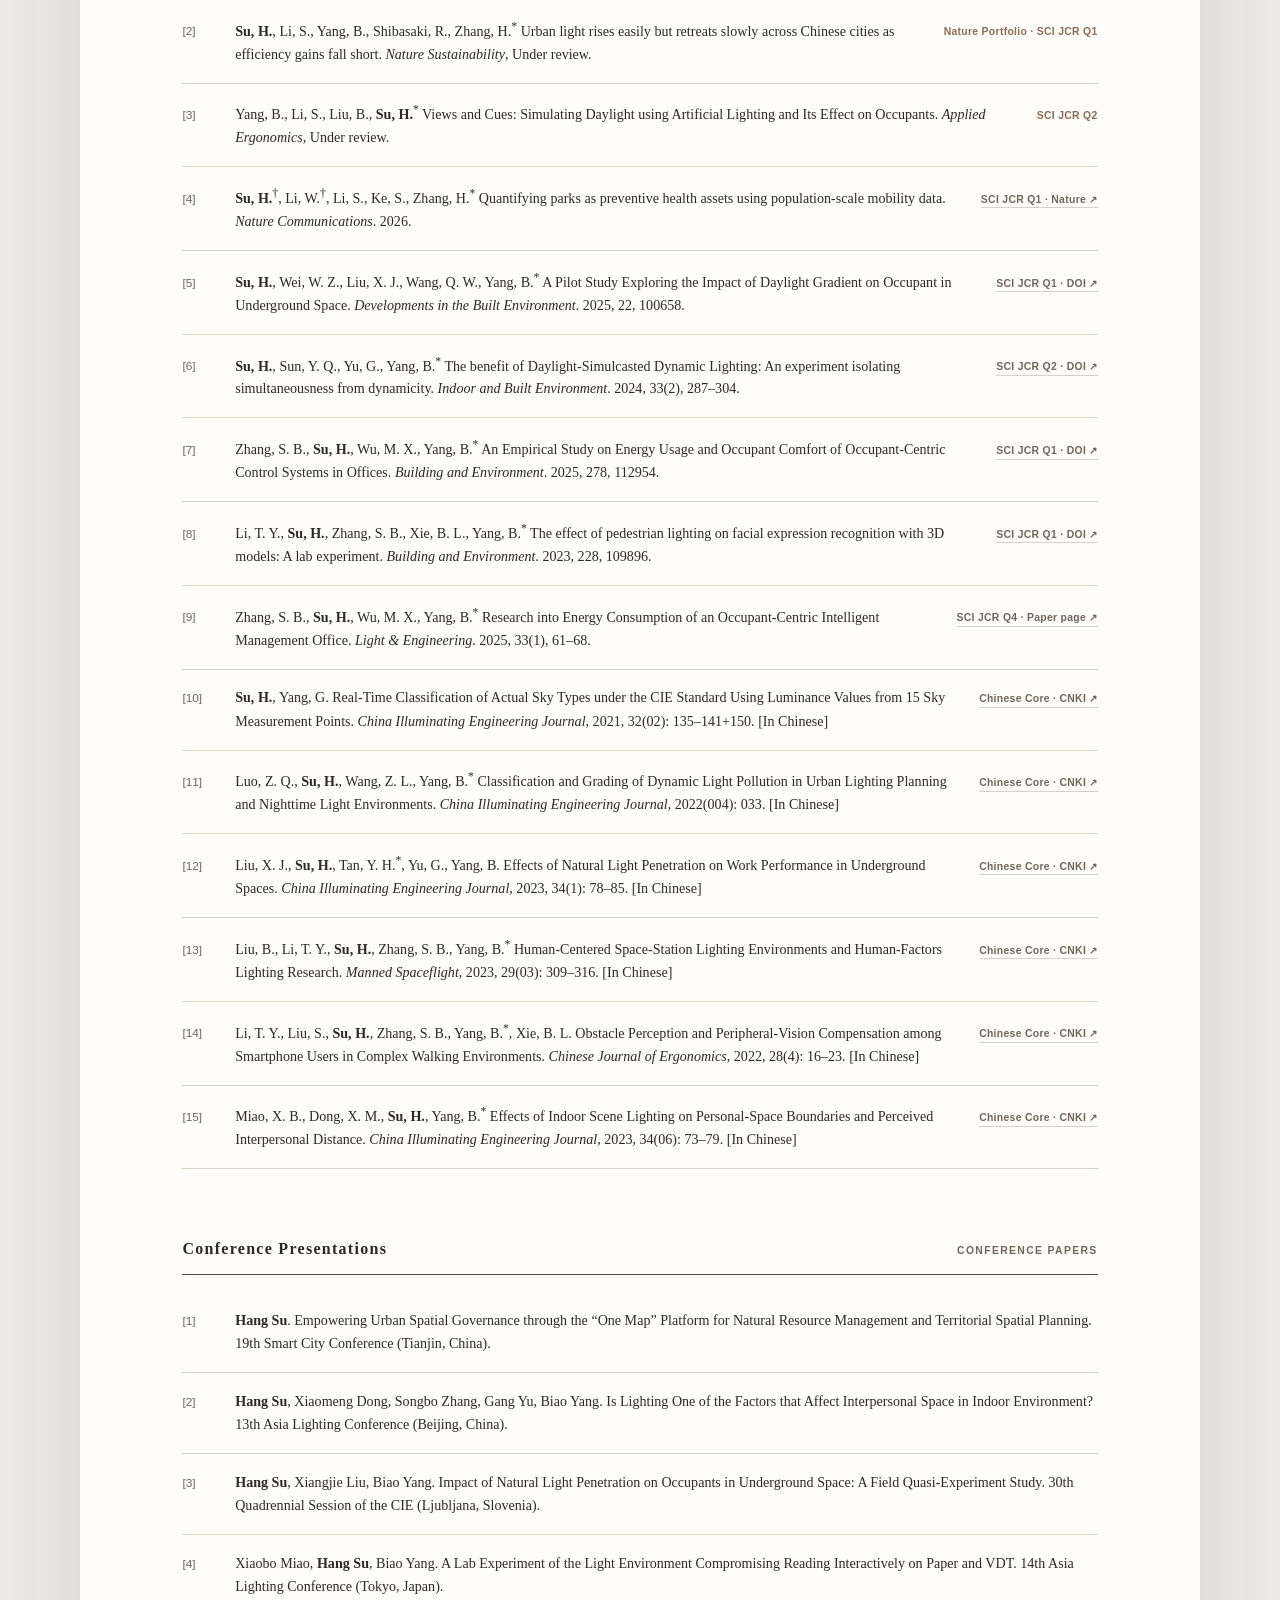
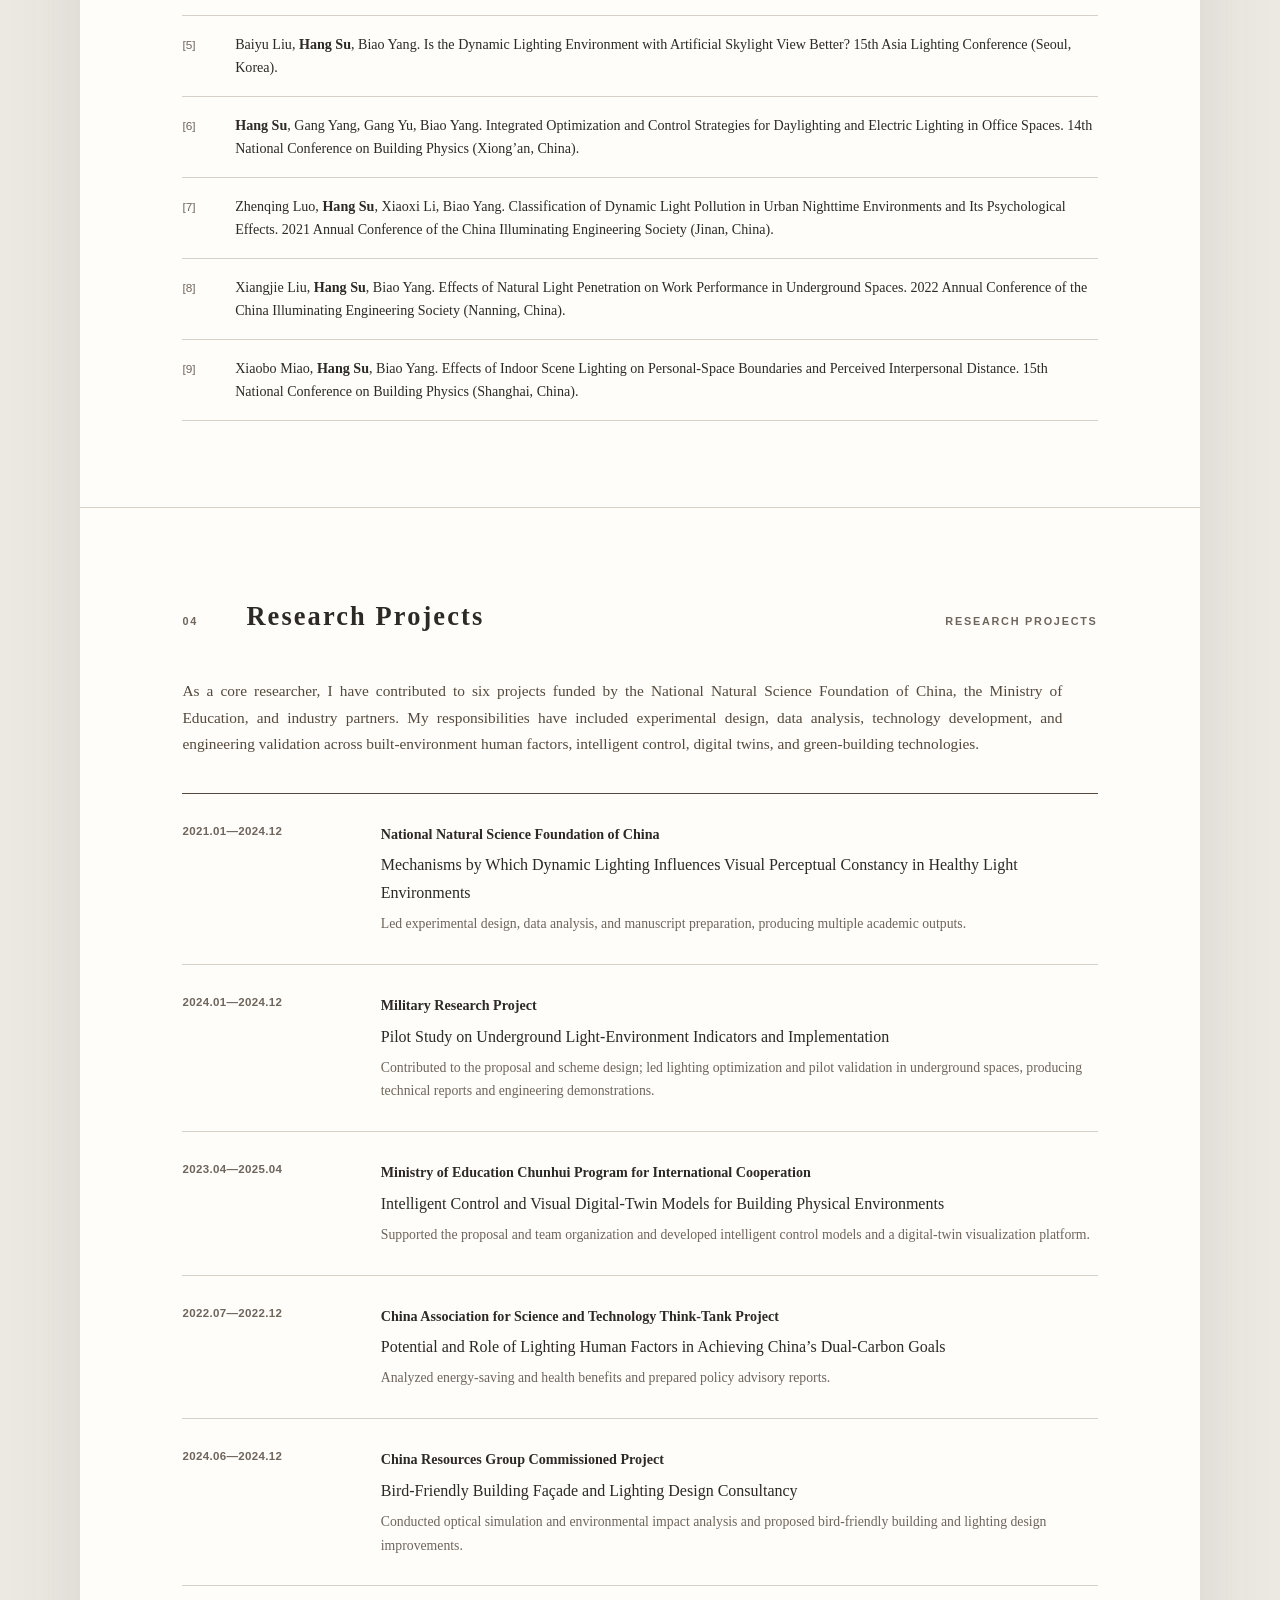
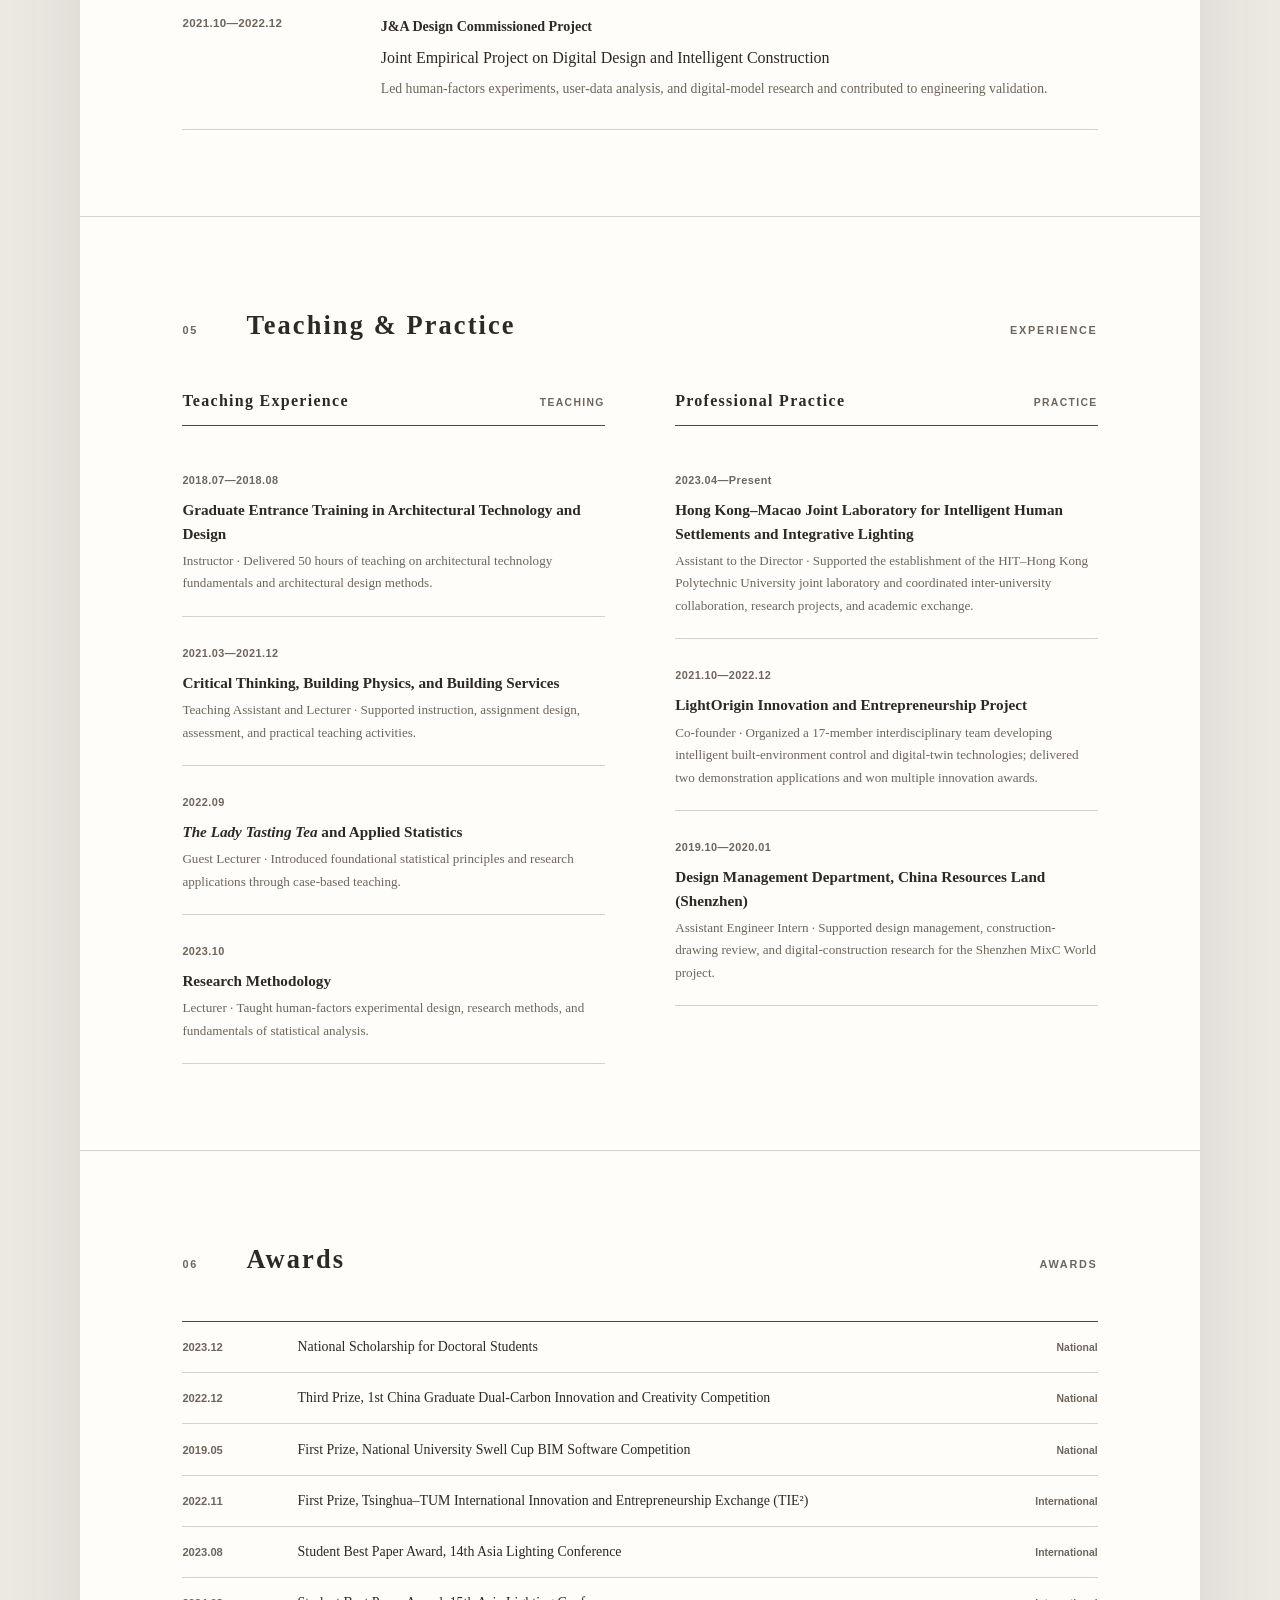
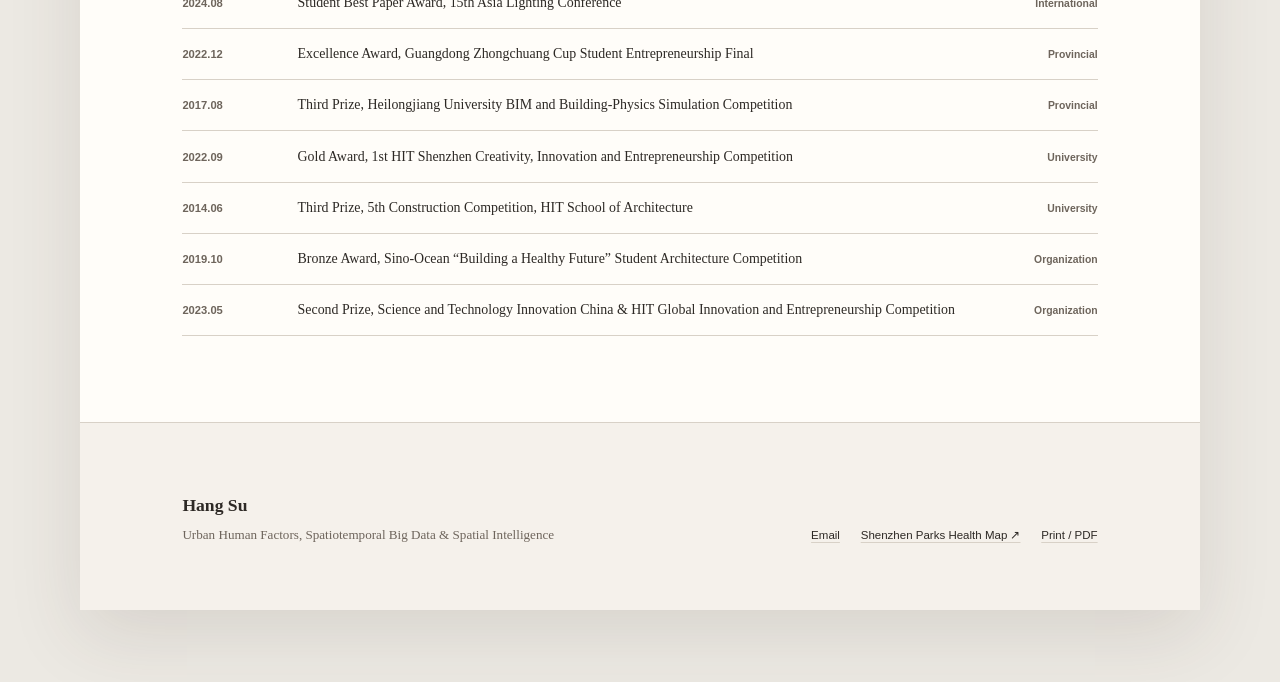
<file: en.html>
<!doctype html>
<html lang="en">
  <head>
    <meta charset="UTF-8" />
    <meta name="viewport" content="width=device-width, initial-scale=1" />
    <meta name="description" content="Academic profile of Hang Su, whose research spans urban human factors, spatiotemporal big data, built environment and public health, and spatial behavior." />
    <meta name="theme-color" content="#54493c" />
    <meta property="og:type" content="profile" />
    <meta property="og:url" content="https://suh-studio.github.io/suhang-academic-profile/" />
    <meta property="og:title" content="Hang Su · Academic Profile" />
    <meta property="og:description" content="Urban Human Factors · Spatiotemporal Big Data · Built Environment &amp; Public Health · Spatial Intelligence" />
    <meta property="og:image" content="https://suh-studio.github.io/suhang-academic-profile/og.png" />
    <meta name="twitter:card" content="summary_large_image" />
    <meta name="twitter:title" content="Hang Su · Academic Profile" />
    <meta name="twitter:description" content="Urban Human Factors · Spatiotemporal Big Data · Built Environment &amp; Public Health · Spatial Intelligence" />
    <meta name="twitter:image" content="https://suh-studio.github.io/suhang-academic-profile/og.png" />
    <title>Hang Su · Academic Profile</title>
    <link rel="icon" href="avatar.jpg" />
    <link rel="alternate" hreflang="zh-CN" href="index.html" />
    <link rel="alternate" hreflang="en" href="en.html" />
    <link rel="stylesheet" href="styles.css" />
  </head>
  <body>
    <a class="skip-link" href="#main-content">Skip to main content</a>

    <header class="site-header" aria-label="Site navigation">
      <a class="wordmark" href="#top" aria-label="Back to top">SH</a>
      <nav class="top-nav" aria-label="Primary navigation">
        <a href="#profile">Profile</a>
        <a href="#education">Education</a>
        <a href="#publications">Publications</a>
        <a href="#projects">Projects</a>
        <a href="#experience">Experience</a>
      </nav>
      <div class="header-actions">
        <a class="language-switch" href="index.html" lang="zh-CN" hreflang="zh-CN" aria-label="Switch to Chinese">中文</a>
        <button class="print-button" type="button" data-print>Print / PDF</button>
      </div>
    </header>

    <main class="resume" id="main-content">
      <section class="hero" id="top" aria-labelledby="name">
        <p class="eyebrow">Academic Profile · 2026</p>
        <img class="portrait" src="avatar.jpg" alt="Portrait of Hang Su" width="659" height="899" />
        <h1 id="name">Hang Su</h1>
        <p class="english-name">SU HANG</p>
        <p class="role">Postdoctoral Researcher, Peking University Shenzhen Graduate School</p>
        <p class="research-line">Urban Human Factors · Spatiotemporal Big Data · Built Environment &amp; Public Health · Spatial Intelligence</p>
        <div class="contact-row" aria-label="Contact information">
          <a href="mailto:suhang@pku.edu.cn">suhang@pku.edu.cn</a>
          <a href="tel:+8615814420442">+86 158 1442 0442</a>
        </div>
        <a class="scroll-cue" href="#profile">View full profile <span aria-hidden="true">↓</span></a>
      </section>

      <section class="resume-section" id="profile" aria-labelledby="profile-title">
        <div class="section-heading">
          <p>01</p>
          <h2 id="profile-title">Profile</h2>
          <span>Profile</span>
        </div>
        <div class="profile-grid">
          <dl class="facts">
            <div><dt>Postdoctoral Field</dt><dd>Geography</dd></div>
            <div><dt>Affiliation</dt><dd>School of Urban Planning and Design, Peking University Shenzhen Graduate School</dd></div>
            <div><dt>Joint Training</dt><dd>Shenzhen Planning and Natural Resources Data Management Center</dd></div>
            <div><dt>Expected Completion</dt><dd>December 2027</dd></div>
            <div><dt>Academic Supervisor</dt><dd>Assistant Professor Haoran Zhang / PhD Supervisor / National Young Talent Program Awardee</dd></div>
            <div><dt>Joint Supervisor</dt><dd>Shuisong Ke / Deputy Director / Senior Engineer</dd></div>
          </dl>
          <div class="profile-copy">
            <p class="lead-copy">My research focuses on urban human factors, urban spatiotemporal big data, the built environment and public health, and spatial behavior, linking individual environmental perception and behavior with city-scale environmental health and spatial governance.</p>
            <p>My current work includes digital territorial spatial governance, integrated “One Map” platforms, and planning decision support.</p>
            <dl class="personal-facts" aria-label="Personal information">
              <div><dt>Gender</dt><dd>Female</dd></div>
              <div><dt>Date of Birth</dt><dd>June 1995</dd></div>
              <div><dt>Place of Origin</dt><dd>Harbin, Heilongjiang, China</dd></div>
              <div><dt>Ethnicity</dt><dd>Manchu</dd></div>
              <div><dt>Political Status</dt><dd>Unaffiliated</dd></div>
              <div><dt>Postdoctoral Term</dt><dd>September 2025—Present</dd></div>
            </dl>
          </div>
        </div>
      </section>

      <section class="resume-section" id="education" aria-labelledby="education-title">
        <div class="section-heading">
          <p>02</p>
          <h2 id="education-title">Education</h2>
          <span>Education</span>
        </div>
        <div class="timeline">
          <article class="timeline-item">
            <time>2021—2025</time>
            <div>
              <p class="degree">Doctor of Engineering · Civil and Hydraulic Engineering</p>
              <h3>School of Architecture, Harbin Institute of Technology (Shenzhen)</h3>
              <p>Program: Built Environment Engineering, including heating, ventilation, and air conditioning</p>
              <p>Research: Built environment and human factors, architectural lighting, and intelligent built environments</p>
              <p>Dissertation: “Mechanisms and Evidence-Based Design of Daylight-Simulating Dynamic Lighting in Underground Spaces”</p>
              <p>Academic Supervisor: Associate Professor Biao Yang / PhD Supervisor / Shenzhen Peacock Plan High-Level Overseas Talent</p>
              <p>Industry Supervisor: Professor-level Senior Engineer Zheng Liang / Director, Urban Lighting Planning and Design Research Center, China Academy of Urban Planning and Design</p>
            </div>
          </article>
          <article class="timeline-item">
            <time>2018—2021</time>
            <div>
              <p class="degree">Master of Architecture</p>
              <h3>School of Architecture, Harbin Institute of Technology</h3>
              <p>Research: Building physics, architectural lighting environments, and data-driven analysis</p>
              <p>Thesis: “Instantaneous Identification of Actual Sky Types Based on CIE Standard Skies”</p>
              <p>Supervisor: Associate Professor Gang Yang</p>
            </div>
          </article>
          <article class="timeline-item">
            <time>2013—2018</time>
            <div>
              <p class="degree">Bachelor of Architecture</p>
              <h3>School of Architecture and Civil Engineering, Harbin University of Science and Technology</h3>
            </div>
          </article>
        </div>
      </section>

      <section class="resume-section featured-section" id="publications" aria-labelledby="publications-title">
        <div class="section-heading">
          <p>03</p>
          <h2 id="publications-title">Publications</h2>
          <span>Publications</span>
        </div>
        <p class="section-intro">As first or co-first author, I have published papers in journals including <em>Nature Communications</em>, <em>Developments in the Built Environment</em>, and <em>Indoor and Built Environment</em>. I have published 12 journal articles, including four as first or co-first author; two additional first/co-first-author papers and one corresponding-author paper are under review.</p>

        <article class="featured-paper">
          <div class="paper-meta">
            <span class="status">Published · 2026</span>
            <span>Nature Communications</span>
            <span>SCI · JCR Q1</span>
          </div>
          <h3>Quantifying parks as preventive health assets using population-scale mobility data</h3>
          <p><strong>Su, H.</strong><sup>†</sup>, Li, W.<sup>†</sup>, Li, S., Ke, S., Zhang, H.<sup>*</sup></p>
          <div class="paper-links">
            <a class="paper-link" href="https://www.nature.com/articles/s41467-026-78106-7" target="_blank" rel="noopener noreferrer" aria-label="Open the published Nature Communications article">Nature article <span aria-hidden="true">↗</span></a>
            <a class="paper-link tool-link" href="https://shenzhen-parks-health-map.sh642167141.chatgpt.site/?v=16" target="_blank" rel="noreferrer">Shenzhen Parks Health Map <span aria-hidden="true">↗</span></a>
          </div>
        </article>

        <div class="subsection-heading">
          <h3>Journal Articles</h3>
          <span>Journal Articles</span>
        </div>
        <ol class="publication-list">
          <li class="under-review"><p><strong>Su, H.</strong><sup>†</sup>, Liu, Y.<sup>†</sup>, Ke, S., Chaibi, Y., Zhang, H.<sup>*</sup> Compounding climate isolation across Africa's road network. <em>Nexus</em>, Under review.</p><span>Cell Press Partner Journal</span></li>
          <li class="under-review"><p><strong>Su, H.</strong>, Li, S., Yang, B., Shibasaki, R., Zhang, H.<sup>*</sup> Urban light rises easily but retreats slowly across Chinese cities as efficiency gains fall short. <em>Nature Sustainability</em>, Under review.</p><span>Nature Portfolio · SCI JCR Q1</span></li>
          <li class="under-review"><p>Yang, B., Li, S., Liu, B., <strong>Su, H.</strong><sup>*</sup> Views and Cues: Simulating Daylight using Artificial Lighting and Its Effect on Occupants. <em>Applied Ergonomics</em>, Under review.</p><span>SCI JCR Q2</span></li>
          <li><p><strong>Su, H.</strong><sup>†</sup>, Li, W.<sup>†</sup>, Li, S., Ke, S., Zhang, H.<sup>*</sup> Quantifying parks as preventive health assets using population-scale mobility data. <em>Nature Communications</em>. 2026.</p><a href="https://www.nature.com/articles/s41467-026-78106-7" target="_blank" rel="noopener noreferrer" aria-label="Open the article Quantifying parks as preventive health assets using population-scale mobility data">SCI JCR Q1 · Nature ↗</a></li>
          <li><p><strong>Su, H.</strong>, Wei, W. Z., Liu, X. J., Wang, Q. W., Yang, B.<sup>*</sup> A Pilot Study Exploring the Impact of Daylight Gradient on Occupant in Underground Space. <em>Developments in the Built Environment</em>. 2025, 22, 100658.</p><a href="https://doi.org/10.1016/j.dibe.2025.100658" target="_blank" rel="noreferrer" aria-label="Open the paper A Pilot Study Exploring the Impact of Daylight Gradient on Occupant in Underground Space">SCI JCR Q1 · DOI ↗</a></li>
          <li><p><strong>Su, H.</strong>, Sun, Y. Q., Yu, G., Yang, B.<sup>*</sup> The benefit of Daylight-Simulcasted Dynamic Lighting: An experiment isolating simultaneousness from dynamicity. <em>Indoor and Built Environment</em>. 2024, 33(2), 287–304.</p><a href="https://doi.org/10.1177/1420326X231196218" target="_blank" rel="noreferrer" aria-label="Open the paper The benefit of Daylight-Simulcasted Dynamic Lighting">SCI JCR Q2 · DOI ↗</a></li>
          <li><p>Zhang, S. B., <strong>Su, H.</strong>, Wu, M. X., Yang, B.<sup>*</sup> An Empirical Study on Energy Usage and Occupant Comfort of Occupant-Centric Control Systems in Offices. <em>Building and Environment</em>. 2025, 278, 112954.</p><a href="https://doi.org/10.1016/j.buildenv.2025.112954" target="_blank" rel="noreferrer" aria-label="Open the paper An Empirical Study on Energy Usage and Occupant Comfort of Occupant-Centric Control Systems in Offices">SCI JCR Q1 · DOI ↗</a></li>
          <li><p>Li, T. Y., <strong>Su, H.</strong>, Zhang, S. B., Xie, B. L., Yang, B.<sup>*</sup> The effect of pedestrian lighting on facial expression recognition with 3D models: A lab experiment. <em>Building and Environment</em>. 2023, 228, 109896.</p><a href="https://doi.org/10.1016/j.buildenv.2022.109896" target="_blank" rel="noreferrer" aria-label="Open the paper The effect of pedestrian lighting on facial expression recognition with 3D models">SCI JCR Q1 · DOI ↗</a></li>
          <li><p>Zhang, S. B., <strong>Su, H.</strong>, Wu, M. X., Yang, B.<sup>*</sup> Research into Energy Consumption of an Occupant-Centric Intelligent Management Office. <em>Light &amp; Engineering</em>. 2025, 33(1), 61–68.</p><a href="https://l-e-journal.com/en/journals/light-engineering-33-1-2025/research-into-energy-consumption-of-an-occupant-centric-intelligent-management-office-l-e-vol-33-no-/" target="_blank" rel="noreferrer" aria-label="Open the paper Research into Energy Consumption of an Occupant-Centric Intelligent Management Office">SCI JCR Q4 · Paper page ↗</a></li>
          <li><p><strong>Su, H.</strong>, Yang, G. Real-Time Classification of Actual Sky Types under the CIE Standard Using Luminance Values from 15 Sky Measurement Points. <em>China Illuminating Engineering Journal</em>, 2021, 32(02): 135–141+150. [In Chinese]</p><a href="https://kns.cnki.net/kcms2/article/abstract?v=VNVtbp4NFXfurnIne7423H5OI9zQAic59F0bE7IqO9NA9csRr6Xll3vAv16Bi0kbunoqWrvvGq1AOeaiAF52XcqZBQmWZb44pz3RwEy-35OFzFbTqtSgRL8VNaGqtA_H2kGLTipWjhd4Tt7ALUxBxCAcvwdeYyjddX-g5DX4a2Af0SNrqcgfAg==" target="_blank" rel="noopener noreferrer">Chinese Core · CNKI ↗</a></li>
          <li><p>Luo, Z. Q., <strong>Su, H.</strong>, Wang, Z. L., Yang, B.<sup>*</sup> Classification and Grading of Dynamic Light Pollution in Urban Lighting Planning and Nighttime Light Environments. <em>China Illuminating Engineering Journal</em>, 2022(004): 033. [In Chinese]</p><a href="https://kns.cnki.net/kcms2/article/abstract?v=VNVtbp4NFXfr4fOHbGXUE-zMTnL0_PGDNChBV9jMn8muOqkfnbLgGOPl9nMyND7-KItYrgikcuiXmASmdh1VCzzIGfV5udUpENhQzuCAvT_OvL6wODGk3peEpRyp6F2O1rJnAb_CfVIKn89CzNS6eJ0ND_NC-rfvuBu7awD9iuJ7q1yUCKlgsw==" target="_blank" rel="noopener noreferrer">Chinese Core · CNKI ↗</a></li>
          <li><p>Liu, X. J., <strong>Su, H.</strong>, Tan, Y. H.<sup>*</sup>, Yu, G., Yang, B. Effects of Natural Light Penetration on Work Performance in Underground Spaces. <em>China Illuminating Engineering Journal</em>, 2023, 34(1): 78–85. [In Chinese]</p><a href="https://kns.cnki.net/kcms2/article/abstract?v=VNVtbp4NFXdrKNBfHUB5RJ08Do35OtJjjSDA8GTxW3Bx6Ewfqty0XTMDSON48NGnFdRqpDKlVfLhesOGyZJSZKVqVGPB9UxqLaPVUkh67G2-yn4ySIi5BBEPpfl9C0Damz4sgrWhmB7JpnoWtqR9yK__POyPr_0sgxgET6HqZJWVPHpG9106qA==" target="_blank" rel="noopener noreferrer">Chinese Core · CNKI ↗</a></li>
          <li><p>Liu, B., Li, T. Y., <strong>Su, H.</strong>, Zhang, S. B., Yang, B.<sup>*</sup> Human-Centered Space-Station Lighting Environments and Human-Factors Lighting Research. <em>Manned Spaceflight</em>, 2023, 29(03): 309–316. [In Chinese]</p><a href="https://kns.cnki.net/kcms2/article/abstract?v=VNVtbp4NFXdN-BiWEH7d4cWfCyIo13e9hZaFNYcULD6Hwx84VYsOGtUBELNZNqeK5ECfXvFIZxI5bja6GFCSQkgMBltUpHrdMcjd09xSrSeg-II0pQIC5aOef40Xul3hdv1RCYLafZZus8PBHS0lmw8jIMKecJx97JRtjBJ8JCas0TB2L5arTg==" target="_blank" rel="noopener noreferrer">Chinese Core · CNKI ↗</a></li>
          <li><p>Li, T. Y., Liu, S., <strong>Su, H.</strong>, Zhang, S. B., Yang, B.<sup>*</sup>, Xie, B. L. Obstacle Perception and Peripheral-Vision Compensation among Smartphone Users in Complex Walking Environments. <em>Chinese Journal of Ergonomics</em>, 2022, 28(4): 16–23. [In Chinese]</p><a href="https://kns.cnki.net/kcms2/article/abstract?v=VNVtbp4NFXfmydnyLj5IcsSSqhGi1QIcYWcb0F1O-6-qXykd2ZlcVRjNHTEtUVWp1l-FF8xeMB0_hou8rLTT-AyG5hA3yDfKB_SM4vTWkcg_5OTxnJ4LAqpLGNp8nEJ7Mac9sP4C_Eeqgge1KsqD5U83IwOxzTxA5jOmnRq8mWShq4iDnO2tYQ==" target="_blank" rel="noopener noreferrer">Chinese Core · CNKI ↗</a></li>
          <li><p>Miao, X. B., Dong, X. M., <strong>Su, H.</strong>, Yang, B.<sup>*</sup> Effects of Indoor Scene Lighting on Personal-Space Boundaries and Perceived Interpersonal Distance. <em>China Illuminating Engineering Journal</em>, 2023, 34(06): 73–79. [In Chinese]</p><a href="https://kns.cnki.net/kcms2/article/abstract?v=VNVtbp4NFXf3hC8ZVsqSzTwZswxgdEh5EsIYyjipLEKesmQN6jOApqXuOxR2EsY09nNX4BzGL44guPXQIx3kdn-ncbWDe698e96osIXWZhXPGfpPKLQ4UQTEPQO798B_issTKfvc6l2QGhTRR6YbQtMwcrQ8Z5yiG2QOP7fLPI-JTDC2T3HDqw==" target="_blank" rel="noopener noreferrer">Chinese Core · CNKI ↗</a></li>
        </ol>

        <div class="subsection-heading">
          <h3>Conference Presentations</h3>
          <span>Conference Papers</span>
        </div>
        <ol class="publication-list compact-list">
          <li><p><strong>Hang Su</strong>. Empowering Urban Spatial Governance through the “One Map” Platform for Natural Resource Management and Territorial Spatial Planning. 19th Smart City Conference (Tianjin, China).</p></li>
          <li><p><strong>Hang Su</strong>, Xiaomeng Dong, Songbo Zhang, Gang Yu, Biao Yang. Is Lighting One of the Factors that Affect Interpersonal Space in Indoor Environment? 13th Asia Lighting Conference (Beijing, China).</p></li>
          <li><p><strong>Hang Su</strong>, Xiangjie Liu, Biao Yang. Impact of Natural Light Penetration on Occupants in Underground Space: A Field Quasi-Experiment Study. 30th Quadrennial Session of the CIE (Ljubljana, Slovenia).</p></li>
          <li><p>Xiaobo Miao, <strong>Hang Su</strong>, Biao Yang. A Lab Experiment of the Light Environment Compromising Reading Interactively on Paper and VDT. 14th Asia Lighting Conference (Tokyo, Japan).</p></li>
          <li><p>Baiyu Liu, <strong>Hang Su</strong>, Biao Yang. Is the Dynamic Lighting Environment with Artificial Skylight View Better? 15th Asia Lighting Conference (Seoul, Korea).</p></li>
          <li><p><strong>Hang Su</strong>, Gang Yang, Gang Yu, Biao Yang. Integrated Optimization and Control Strategies for Daylighting and Electric Lighting in Office Spaces. 14th National Conference on Building Physics (Xiong’an, China).</p></li>
          <li><p>Zhenqing Luo, <strong>Hang Su</strong>, Xiaoxi Li, Biao Yang. Classification of Dynamic Light Pollution in Urban Nighttime Environments and Its Psychological Effects. 2021 Annual Conference of the China Illuminating Engineering Society (Jinan, China).</p></li>
          <li><p>Xiangjie Liu, <strong>Hang Su</strong>, Biao Yang. Effects of Natural Light Penetration on Work Performance in Underground Spaces. 2022 Annual Conference of the China Illuminating Engineering Society (Nanning, China).</p></li>
          <li><p>Xiaobo Miao, <strong>Hang Su</strong>, Biao Yang. Effects of Indoor Scene Lighting on Personal-Space Boundaries and Perceived Interpersonal Distance. 15th National Conference on Building Physics (Shanghai, China).</p></li>
        </ol>
      </section>

      <section class="resume-section" id="projects" aria-labelledby="projects-title">
        <div class="section-heading">
          <p>04</p>
          <h2 id="projects-title">Research Projects</h2>
          <span>Research Projects</span>
        </div>
        <p class="section-intro">As a core researcher, I have contributed to six projects funded by the National Natural Science Foundation of China, the Ministry of Education, and industry partners. My responsibilities have included experimental design, data analysis, technology development, and engineering validation across built-environment human factors, intelligent control, digital twins, and green-building technologies.</p>
        <div class="project-list">
          <article><time>2021.01—2024.12</time><div><h3>National Natural Science Foundation of China</h3><p class="project-name">Mechanisms by Which Dynamic Lighting Influences Visual Perceptual Constancy in Healthy Light Environments</p><p>Led experimental design, data analysis, and manuscript preparation, producing multiple academic outputs.</p></div></article>
          <article><time>2024.01—2024.12</time><div><h3>Military Research Project</h3><p class="project-name">Pilot Study on Underground Light-Environment Indicators and Implementation</p><p>Contributed to the proposal and scheme design; led lighting optimization and pilot validation in underground spaces, producing technical reports and engineering demonstrations.</p></div></article>
          <article><time>2023.04—2025.04</time><div><h3>Ministry of Education Chunhui Program for International Cooperation</h3><p class="project-name">Intelligent Control and Visual Digital-Twin Models for Building Physical Environments</p><p>Supported the proposal and team organization and developed intelligent control models and a digital-twin visualization platform.</p></div></article>
          <article><time>2022.07—2022.12</time><div><h3>China Association for Science and Technology Think-Tank Project</h3><p class="project-name">Potential and Role of Lighting Human Factors in Achieving China’s Dual-Carbon Goals</p><p>Analyzed energy-saving and health benefits and prepared policy advisory reports.</p></div></article>
          <article><time>2024.06—2024.12</time><div><h3>China Resources Group Commissioned Project</h3><p class="project-name">Bird-Friendly Building Façade and Lighting Design Consultancy</p><p>Conducted optical simulation and environmental impact analysis and proposed bird-friendly building and lighting design improvements.</p></div></article>
          <article><time>2021.10—2022.12</time><div><h3>J&amp;A Design Commissioned Project</h3><p class="project-name">Joint Empirical Project on Digital Design and Intelligent Construction</p><p>Led human-factors experiments, user-data analysis, and digital-model research and contributed to engineering validation.</p></div></article>
        </div>
      </section>

      <section class="resume-section" id="experience" aria-labelledby="experience-title">
        <div class="section-heading">
          <p>05</p>
          <h2 id="experience-title">Teaching &amp; Practice</h2>
          <span>Experience</span>
        </div>
        <div class="dual-column">
          <div>
            <div class="subsection-heading first-heading"><h3>Teaching Experience</h3><span>Teaching</span></div>
            <div class="experience-list">
              <article><time>2018.07—2018.08</time><h4>Graduate Entrance Training in Architectural Technology and Design</h4><p>Instructor · Delivered 50 hours of teaching on architectural technology fundamentals and architectural design methods.</p></article>
              <article><time>2021.03—2021.12</time><h4>Critical Thinking, Building Physics, and Building Services</h4><p>Teaching Assistant and Lecturer · Supported instruction, assignment design, assessment, and practical teaching activities.</p></article>
              <article><time>2022.09</time><h4><em>The Lady Tasting Tea</em> and Applied Statistics</h4><p>Guest Lecturer · Introduced foundational statistical principles and research applications through case-based teaching.</p></article>
              <article><time>2023.10</time><h4>Research Methodology</h4><p>Lecturer · Taught human-factors experimental design, research methods, and fundamentals of statistical analysis.</p></article>
            </div>
          </div>
          <div>
            <div class="subsection-heading first-heading"><h3>Professional Practice</h3><span>Practice</span></div>
            <div class="experience-list">
              <article><time>2023.04—Present</time><h4>Hong Kong–Macao Joint Laboratory for Intelligent Human Settlements and Integrative Lighting</h4><p>Assistant to the Director · Supported the establishment of the HIT–Hong Kong Polytechnic University joint laboratory and coordinated inter-university collaboration, research projects, and academic exchange.</p></article>
              <article><time>2021.10—2022.12</time><h4>LightOrigin Innovation and Entrepreneurship Project</h4><p>Co-founder · Organized a 17-member interdisciplinary team developing intelligent built-environment control and digital-twin technologies; delivered two demonstration applications and won multiple innovation awards.</p></article>
              <article><time>2019.10—2020.01</time><h4>Design Management Department, China Resources Land (Shenzhen)</h4><p>Assistant Engineer Intern · Supported design management, construction-drawing review, and digital-construction research for the Shenzhen MixC World project.</p></article>
            </div>
          </div>
        </div>
      </section>

      <section class="resume-section" id="awards" aria-labelledby="awards-title">
        <div class="section-heading">
          <p>06</p>
          <h2 id="awards-title">Awards</h2>
          <span>Awards</span>
        </div>
        <ol class="awards-list">
          <li><time>2023.12</time><p>National Scholarship for Doctoral Students</p><span>National</span></li>
          <li><time>2022.12</time><p>Third Prize, 1st China Graduate Dual-Carbon Innovation and Creativity Competition</p><span>National</span></li>
          <li><time>2019.05</time><p>First Prize, National University Swell Cup BIM Software Competition</p><span>National</span></li>
          <li><time>2022.11</time><p>First Prize, Tsinghua–TUM International Innovation and Entrepreneurship Exchange (TIE²)</p><span>International</span></li>
          <li><time>2023.08</time><p>Student Best Paper Award, 14th Asia Lighting Conference</p><span>International</span></li>
          <li><time>2024.08</time><p>Student Best Paper Award, 15th Asia Lighting Conference</p><span>International</span></li>
          <li><time>2022.12</time><p>Excellence Award, Guangdong Zhongchuang Cup Student Entrepreneurship Final</p><span>Provincial</span></li>
          <li><time>2017.08</time><p>Third Prize, Heilongjiang University BIM and Building-Physics Simulation Competition</p><span>Provincial</span></li>
          <li><time>2022.09</time><p>Gold Award, 1st HIT Shenzhen Creativity, Innovation and Entrepreneurship Competition</p><span>University</span></li>
          <li><time>2014.06</time><p>Third Prize, 5th Construction Competition, HIT School of Architecture</p><span>University</span></li>
          <li><time>2019.10</time><p>Bronze Award, Sino-Ocean “Building a Healthy Future” Student Architecture Competition</p><span>Organization</span></li>
          <li><time>2023.05</time><p>Second Prize, Science and Technology Innovation China &amp; HIT Global Innovation and Entrepreneurship Competition</p><span>Organization</span></li>
        </ol>
      </section>

      <footer class="resume-footer">
        <div>
          <p class="footer-name">Hang Su</p>
          <p>Urban Human Factors, Spatiotemporal Big Data &amp; Spatial Intelligence</p>
        </div>
        <div class="footer-links">
          <a href="mailto:suhang@pku.edu.cn">Email</a>
          <a href="https://shenzhen-parks-health-map.sh642167141.chatgpt.site/?v=16" target="_blank" rel="noreferrer">Shenzhen Parks Health Map ↗</a>
          <button type="button" data-print>Print / PDF</button>
        </div>
      </footer>
    </main>

    <script>
      document.querySelectorAll("[data-print]").forEach((button) => {
        button.addEventListener("click", () => window.print());
      });
    </script>
  </body>
</html>
</file>
<file: styles.css>
:root {
  color-scheme: light;
  --ink: #2d2925;
  --muted: #6e655c;
  --accent: #54493c;
  --accent-soft: #eee9e2;
  --paper: #fffdf9;
  --canvas: #ece9e3;
  --line: #d8d1c7;
  --serif: "Songti SC", "STSong", "Noto Serif CJK SC", "Times New Roman", serif;
  --sans: -apple-system, BlinkMacSystemFont, "Segoe UI", "PingFang SC", "Microsoft YaHei", sans-serif;
}

* { box-sizing: border-box; }
html { scroll-behavior: smooth; }
body {
  margin: 0;
  background: var(--canvas);
  color: var(--ink);
  font-family: var(--serif);
  line-height: 1.72;
  text-rendering: optimizeLegibility;
}
a { color: inherit; }
button, a { -webkit-tap-highlight-color: transparent; }
::selection { background: #d8cfc2; color: var(--ink); }
.skip-link {
  position: fixed;
  left: 1rem;
  top: -4rem;
  z-index: 100;
  padding: .65rem 1rem;
  background: var(--ink);
  color: white;
  font-family: var(--sans);
  text-decoration: none;
}
.skip-link:focus { top: 1rem; }

.site-header {
  position: sticky;
  top: 0;
  z-index: 20;
  display: grid;
  grid-template-columns: 1fr auto 1fr;
  align-items: center;
  min-height: 60px;
  padding: 0 4vw;
  border-bottom: 1px solid rgba(84, 73, 60, .18);
  background: rgba(236, 233, 227, .9);
  backdrop-filter: blur(16px);
  font-family: var(--sans);
}
.wordmark {
  justify-self: start;
  display: grid;
  place-items: center;
  width: 34px;
  height: 34px;
  border: 1px solid var(--accent);
  border-radius: 50%;
  text-decoration: none;
  font-family: var(--serif);
  font-size: .83rem;
  font-weight: 700;
  letter-spacing: .06em;
}
.top-nav { display: flex; gap: 1.6rem; }
.top-nav a {
  color: var(--muted);
  font-size: .82rem;
  text-decoration: none;
}
.top-nav a:hover, .top-nav a:focus-visible { color: var(--ink); }
.header-actions {
  justify-self: end;
  display: flex;
  align-items: center;
  gap: 1rem;
}
.language-switch {
  min-width: 2.1rem;
  border: 1px solid var(--accent);
  border-radius: 999px;
  padding: .38rem .55rem;
  color: var(--accent);
  font: 700 .68rem/1 var(--sans);
  text-align: center;
  text-decoration: none;
}
.language-switch:hover, .language-switch:focus-visible { background: var(--accent); color: white; }
.print-button {
  border: 0;
  border-bottom: 1px solid var(--accent);
  padding: .3rem 0;
  background: transparent;
  color: var(--accent);
  cursor: pointer;
  font: 600 .78rem/1 var(--sans);
}

.resume {
  width: min(1120px, calc(100% - 40px));
  margin: 48px auto 72px;
  background: var(--paper);
  box-shadow: 0 24px 70px rgba(62, 53, 43, .12);
}
.hero {
  min-height: 830px;
  display: flex;
  flex-direction: column;
  align-items: center;
  justify-content: center;
  padding: 84px 8vw 92px;
  text-align: center;
}
.eyebrow {
  margin: 0 0 2.1rem;
  color: var(--muted);
  font: 600 .72rem/1.2 var(--sans);
  letter-spacing: .22em;
  text-transform: uppercase;
}
.portrait {
  width: 142px;
  height: 194px;
  object-fit: cover;
  object-position: center top;
  border: 1px solid var(--line);
}
h1 {
  margin: 1.8rem 0 0;
  font-size: clamp(2.6rem, 5vw, 4.4rem);
  font-weight: 600;
  line-height: 1;
  letter-spacing: .18em;
  text-indent: .18em;
}
.english-name {
  margin: .65rem 0 1.9rem;
  color: var(--muted);
  font-size: 1rem;
  letter-spacing: .18em;
  text-transform: uppercase;
}
.role { margin: 0; font-size: 1.15rem; font-weight: 700; }
.research-line { margin: .4rem 0 0; color: var(--muted); font-size: .95rem; }
.contact-row {
  display: flex;
  flex-wrap: wrap;
  justify-content: center;
  gap: .45rem 1.5rem;
  margin-top: 2rem;
  font-family: var(--sans);
  font-size: .83rem;
}
.contact-row a { text-decoration-color: var(--line); text-underline-offset: .24em; }
.scroll-cue {
  margin-top: 4.2rem;
  color: var(--muted);
  font: 500 .72rem/1 var(--sans);
  letter-spacing: .08em;
  text-decoration: none;
}
.scroll-cue span { display: inline-block; margin-left: .35rem; }

.resume-section { padding: 86px clamp(28px, 8vw, 112px); border-top: 1px solid var(--line); }
.section-heading {
  display: grid;
  grid-template-columns: 3rem 1fr auto;
  align-items: baseline;
  gap: 1rem;
  margin-bottom: 2.4rem;
}
.section-heading p, .section-heading span {
  margin: 0;
  color: var(--muted);
  font: 600 .68rem/1 var(--sans);
  letter-spacing: .16em;
  text-transform: uppercase;
}
.section-heading h2 { margin: 0; font-size: 1.65rem; font-weight: 600; letter-spacing: .08em; }
.profile-grid { display: grid; grid-template-columns: minmax(0, 1.08fr) minmax(260px, .92fr); gap: 5vw; align-items: start; }
.facts { margin: 0; }
.facts div { display: grid; grid-template-columns: 7.5rem 1fr; gap: 1.3rem; padding: .7rem 0; border-bottom: 1px solid var(--line); }
.facts dt { color: var(--muted); font: 500 .78rem/1.7 var(--sans); }
.facts dd { margin: 0; font-size: .92rem; }
.lead-copy { margin: 0; color: var(--accent); font-size: 1.03rem; text-align: justify; }
.profile-copy > p:not(.lead-copy) { margin: 1.2rem 0 0; color: var(--muted); font-size: .9rem; }
.personal-facts { display: grid; grid-template-columns: 1fr 1fr; gap: .65rem 1.25rem; margin: 1.8rem 0 0; }
.personal-facts div { border-top: 1px solid var(--line); padding-top: .6rem; }
.personal-facts dt { color: var(--muted); font: 500 .7rem/1.5 var(--sans); }
.personal-facts dd { margin: .2rem 0 0; font-size: .83rem; }

.timeline { position: relative; }
.timeline::before { content: ""; position: absolute; top: .55rem; bottom: .55rem; left: 8.9rem; width: 1px; background: var(--line); }
.timeline-item { display: grid; grid-template-columns: 7.2rem 1fr; gap: 3.4rem; position: relative; padding: 0 0 3.1rem; }
.timeline-item:last-child { padding-bottom: 0; }
.timeline-item::before { content: ""; position: absolute; top: .45rem; left: 8.62rem; width: 7px; height: 7px; border: 1px solid var(--accent); border-radius: 50%; background: var(--paper); }
.timeline-item time { color: var(--muted); font: 600 .74rem/1.6 var(--sans); letter-spacing: .05em; }
.timeline-item h3 { margin: .15rem 0 .9rem; font-size: 1.16rem; font-weight: 600; }
.timeline-item p { margin: .3rem 0; color: var(--muted); font-size: .88rem; }
.timeline-item .degree { margin-top: 0; color: var(--accent); font: 700 .74rem/1.5 var(--sans); letter-spacing: .06em; }

.section-intro { max-width: 880px; margin: 0 0 2.2rem; color: var(--accent); font-size: .96rem; text-align: justify; }

.featured-paper {
  position: relative;
  padding: 2rem 2.1rem;
  border: 1px solid var(--line);
  background: #f9f6f1;
}
.paper-meta { display: flex; flex-wrap: wrap; gap: .55rem 1rem; color: var(--muted); font: 600 .68rem/1.3 var(--sans); letter-spacing: .08em; text-transform: uppercase; }
.status { color: #315f4c; }
.featured-paper h3 { max-width: 820px; margin: 1rem 0 .7rem; font-size: clamp(1.35rem, 2.4vw, 2rem); line-height: 1.28; font-weight: 600; }
.featured-paper > p { margin: 0; color: var(--muted); font-size: .92rem; }
.paper-links { display: flex; flex-wrap: wrap; gap: .7rem; margin-top: 1.5rem; }
.paper-link {
  display: inline-flex;
  align-items: center;
  min-height: 36px;
  padding: .55rem .85rem;
  border: 1px solid var(--line);
  font: 600 .74rem/1 var(--sans);
  text-decoration: none;
}
.paper-link:not(.pending):hover, .paper-link:not(.pending):focus-visible { border-color: var(--accent); background: var(--accent); color: white; }
.paper-link.pending { color: #8b8178; }
.tool-link { border-color: #819b85; color: #315f4c; }

.subsection-heading { display: flex; align-items: baseline; justify-content: space-between; gap: 1rem; margin: 4.1rem 0 1.1rem; padding-bottom: .7rem; border-bottom: 1px solid var(--accent); }
.subsection-heading h3 { margin: 0; font-size: 1rem; letter-spacing: .08em; }
.subsection-heading span { color: var(--muted); font: 600 .65rem/1 var(--sans); letter-spacing: .13em; text-transform: uppercase; }
.subsection-heading.first-heading { margin-top: 0; }
.publication-list { margin: 0; padding: 0; list-style: none; counter-reset: publication; }
.publication-list li { counter-increment: publication; display: grid; grid-template-columns: 2.3rem 1fr auto; gap: .8rem 1rem; align-items: baseline; padding: 1.05rem 0; border-bottom: 1px solid var(--line); }
.publication-list li::before { content: "[" counter(publication) "]"; color: var(--muted); font: 500 .74rem/1.55 var(--sans); }
.publication-list p { margin: 0; font-size: .88rem; line-height: 1.65; }
.publication-list a, .publication-list li > span { white-space: nowrap; color: var(--muted); font: 600 .65rem/1.5 var(--sans); letter-spacing: .03em; text-decoration: none; }
.publication-list a { border-bottom: 1px solid var(--line); }
.publication-list a:hover, .publication-list a:focus-visible { color: var(--accent); border-color: var(--accent); }
.publication-list .under-review > span { color: #8a6b53; }
.compact-list li { grid-template-columns: 2.3rem 1fr; }

.project-list { border-top: 1px solid var(--accent); }
.project-list article { display: grid; grid-template-columns: 10rem 1fr; gap: 2.4rem; padding: 1.75rem 0; border-bottom: 1px solid var(--line); }
.project-list time { color: var(--muted); font: 600 .72rem/1.7 var(--sans); letter-spacing: .03em; }
.project-list h3 { margin: 0; font-size: .88rem; font-weight: 600; }
.project-list p { margin: .35rem 0 0; color: var(--muted); font-size: .86rem; }
.project-list .project-name { color: var(--ink); font-size: 1rem; }

.dual-column { display: grid; grid-template-columns: 1fr 1fr; gap: 5.5vw; }
.experience-list article { padding: 1.3rem 0; border-bottom: 1px solid var(--line); }
.experience-list time { color: var(--muted); font: 600 .68rem/1.5 var(--sans); letter-spacing: .04em; }
.experience-list h4 { margin: .35rem 0 .3rem; font-size: .95rem; line-height: 1.55; }
.experience-list p { margin: 0; color: var(--muted); font-size: .82rem; }

.awards-list { margin: 0; padding: 0; list-style: none; border-top: 1px solid var(--accent); }
.awards-list li { display: grid; grid-template-columns: 6.2rem 1fr auto; gap: 1rem; align-items: baseline; padding: .82rem 0; border-bottom: 1px solid var(--line); }
.awards-list time { color: var(--muted); font: 600 .7rem/1.5 var(--sans); }
.awards-list p { margin: 0; font-size: .87rem; }
.awards-list span { color: var(--muted); font: 600 .65rem/1.5 var(--sans); }

.resume-footer { display: flex; justify-content: space-between; gap: 2rem; align-items: flex-end; padding: 64px clamp(28px, 8vw, 112px); border-top: 1px solid var(--line); background: #f5f1eb; }
.resume-footer p { margin: .2rem 0 0; color: var(--muted); font-size: .82rem; }
.resume-footer .footer-name { color: var(--ink); font-size: 1.1rem; font-weight: 600; }
.footer-links { display: flex; flex-wrap: wrap; justify-content: flex-end; gap: .9rem 1.3rem; font-family: var(--sans); font-size: .72rem; }
.footer-links a { text-decoration-color: var(--line); text-underline-offset: .25em; }
.footer-links button { border: 0; padding: 0; background: transparent; color: var(--ink); cursor: pointer; font: inherit; text-decoration: underline; text-decoration-color: var(--line); text-underline-offset: .25em; }

@media (max-width: 720px) {
  .site-header { grid-template-columns: 1fr auto; padding: 0 18px; }
  .top-nav { display: none; }
  .resume { width: 100%; margin: 0; box-shadow: none; }
  .hero { min-height: calc(100svh - 60px); padding: 58px 24px 66px; }
  .portrait { width: 116px; height: 158px; }
  .resume-section { padding: 64px 24px; }
  .section-heading { grid-template-columns: 2.1rem 1fr; }
  .section-heading span { display: none; }
  .profile-grid { grid-template-columns: 1fr; gap: 2rem; }
  .facts div { grid-template-columns: 6.5rem 1fr; }
  .featured-paper { padding: 1.35rem; }
  .personal-facts { grid-template-columns: 1fr 1fr; }
  .timeline::before { left: .25rem; }
  .timeline-item { grid-template-columns: 1fr; gap: .5rem; padding-left: 1.8rem; }
  .timeline-item::before { left: 0; }
  .publication-list li, .compact-list li { grid-template-columns: 1.8rem 1fr; }
  .publication-list a, .publication-list li > span { grid-column: 2; justify-self: start; white-space: normal; }
  .project-list article { grid-template-columns: 1fr; gap: .35rem; }
  .dual-column { grid-template-columns: 1fr; gap: 4rem; }
  .awards-list li { grid-template-columns: 5rem 1fr; }
  .awards-list span { grid-column: 2; }
  .resume-footer { display: block; }
  .footer-links { justify-content: flex-start; margin-top: 1.8rem; }
}

@media print {
  @page { size: A4; margin: 16mm 18mm; }
  body { background: white; color: #000; }
  .site-header, .skip-link { display: none !important; }
  .resume { width: auto; margin: 0; box-shadow: none; background: white; }
  .hero { min-height: 250mm; padding: 18mm 0; break-after: page; }
  .resume-section { padding: 12mm 0; border-top: 1px solid #aaa; }
  .featured-paper { background: white; break-inside: avoid; }
  .paper-link { color: #000; }
  .scroll-cue, .footer-links button { display: none; }
  .timeline-item, .project-list article, .experience-list article, .awards-list li, .publication-list li { break-inside: avoid; }
  .resume-footer { padding: 12mm 0; background: white; }
}
</file>
